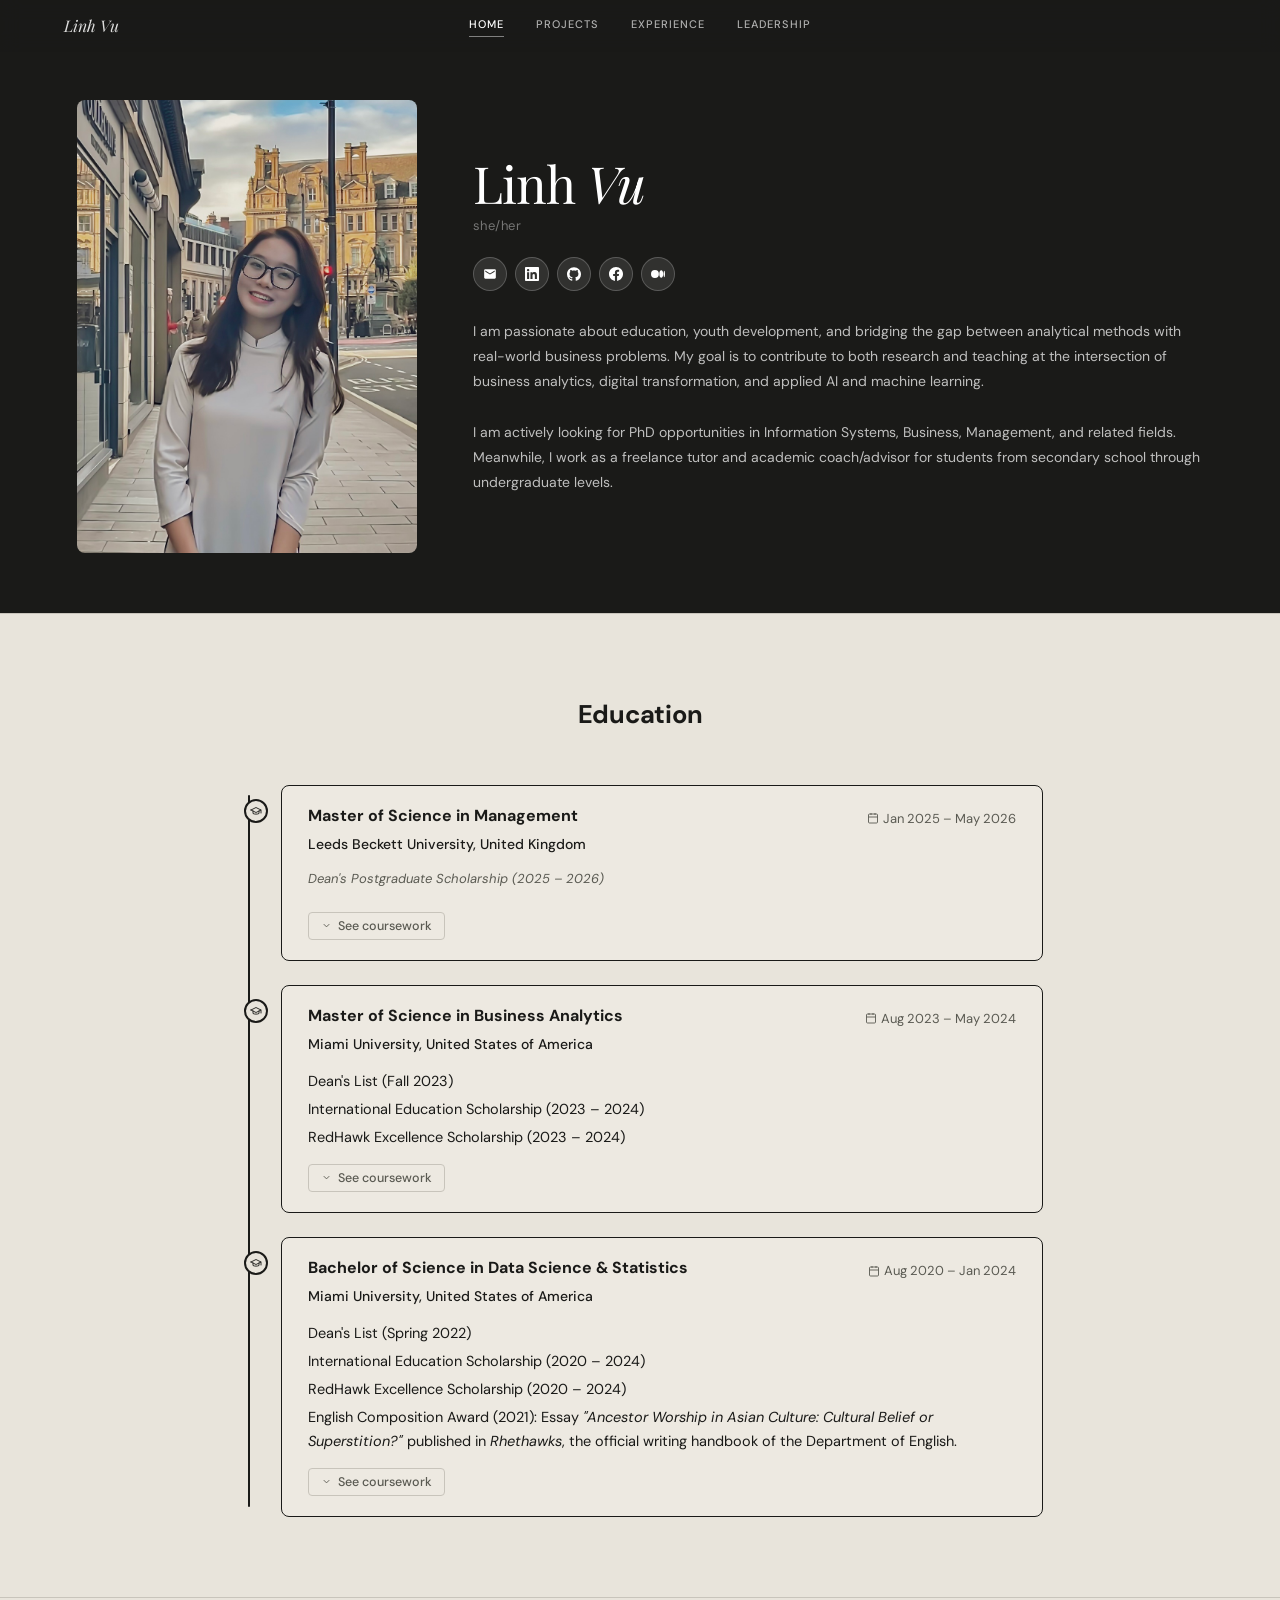
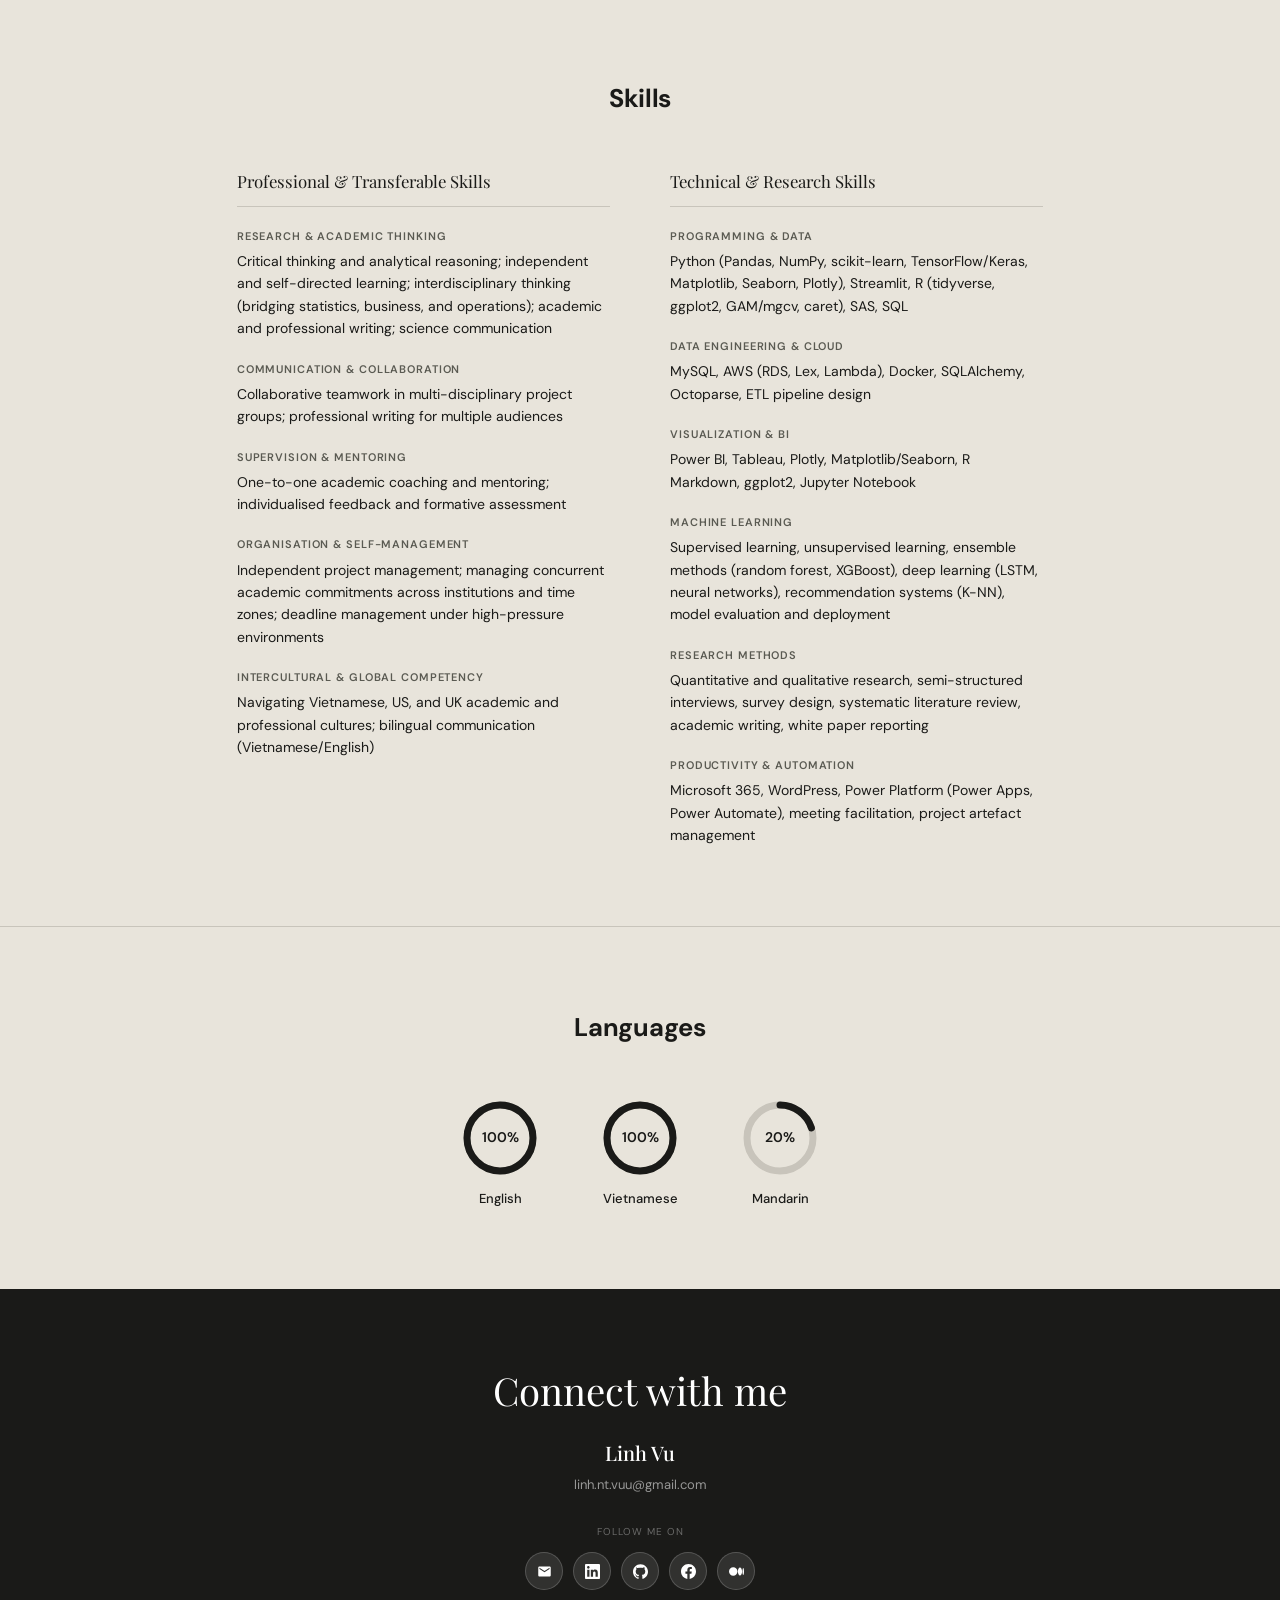
<file: index.html>
<!DOCTYPE html>
<html lang="en">
<head>
  <meta charset="UTF-8" />
  <meta name="viewport" content="width=device-width, initial-scale=1.0" />
  <title>Linh Vu</title>
  <link rel="preconnect" href="https://fonts.googleapis.com" />
  <link rel="preconnect" href="https://fonts.gstatic.com" crossorigin />
  <link href="https://fonts.googleapis.com/css2?family=Playfair+Display:ital,wght@0,400;0,500;0,700;1,400;1,500&family=DM+Sans:wght@300;400;500&display=swap" rel="stylesheet" />
  <link rel="stylesheet" href="style.css" />
  <style>
    /* ── HOME HERO ── */
    .hero {
      background: var(--bg-dark);
      color: white;
      padding: calc(var(--nav-h) + 48px) clamp(32px, 6vw, 100px) 60px;
      min-width: 600px;
      display: grid;
      grid-template-columns: 340px 1fr;
      gap: 56px;
      align-items: center;
    }
    /* photo left */
    .hero-photo {
      width: 100%;
      max-width: 340px;
      aspect-ratio: 3/4;
      overflow: hidden;
      border-radius: 8px;
      flex-shrink: 0;
    }
    .hero-photo img {
      width: 100%; height: 100%;
      object-fit: cover; object-position: center top;
    }
    /* text right */
    .hero-right-content { display: flex; flex-direction: column; }
    .hero-name {
      font-family: var(--serif); font-size: clamp(2.6rem, 4vw, 3.8rem);
      font-weight: 400; line-height: 1.0; margin-bottom: 6px;
      letter-spacing: -0.02em;
    }
    .hero-name em { font-style: italic; }
    .hero-pronoun { font-size: 13px; color: rgba(255,255,255,0.4); margin-bottom: 20px; letter-spacing: 0.04em; }
    .hero-socials { display: flex; gap: 8px; margin-bottom: 28px; flex-wrap: wrap; }
    .hero-social-link {
      width: 34px; height: 34px; border-radius: 50%;
      background: rgba(255,255,255,0.1); border: 1px solid rgba(255,255,255,0.2);
      display: flex; align-items: center; justify-content: center; transition: background 0.2s;
    }
    .hero-social-link:hover { background: rgba(255,255,255,0.2); }
    .hero-social-link svg { width: 14px; height: 14px; fill: white; }
    .hero-bio { font-size: 14px; line-height: 1.8; color: rgba(255,255,255,0.72); }
  </style>
</head>
<body>

<nav>
  <span class="nav-brand">Linh Vu</span>
  <div class="nav-links">
    <a href="index.html" class="active">Home</a>
    <a href="projects.html">Projects</a>
    <a href="experience.html">Experience</a>
    <a href="leadership.html">Leadership</a>
  </div>
  <div></div>
</nav>

<!-- HERO: photo left, name+socials+bio right -->
<section class="hero" id="home">
  <div class="hero-photo">
    <img src="photo.jpeg" alt="Linh Vu" />
  </div>
  <div class="hero-right-content">
    <h1 class="hero-name">Linh <em>Vu</em></h1>
    <div class="hero-pronoun">she/her</div>
    <div class="hero-socials">
      <a href="mailto:linh.nt.vuu@gmail.com" class="hero-social-link" title="Email">
        <svg viewBox="0 0 24 24"><path d="M20 4H4c-1.1 0-2 .9-2 2v12c0 1.1.9 2 2 2h16c1.1 0 2-.9 2-2V6c0-1.1-.9-2-2-2zm0 4l-8 5-8-5V6l8 5 8-5v2z"/></svg>
      </a>
      <a href="https://www.linkedin.com/in/linhvu11/" target="_blank" class="hero-social-link" title="LinkedIn">
        <svg viewBox="0 0 24 24"><path d="M20.447 20.452h-3.554v-5.569c0-1.328-.027-3.037-1.852-3.037-1.853 0-2.136 1.445-2.136 2.939v5.667H9.351V9h3.414v1.561h.046c.477-.9 1.637-1.85 3.37-1.85 3.601 0 4.267 2.37 4.267 5.455v6.286zM5.337 7.433c-1.144 0-2.063-.926-2.063-2.065 0-1.138.92-2.063 2.063-2.063 1.14 0 2.064.925 2.064 2.063 0 1.139-.925 2.065-2.064 2.065zm1.782 13.019H3.555V9h3.564v11.452zM22.225 0H1.771C.792 0 0 .774 0 1.729v20.542C0 23.227.792 24 1.771 24h20.451C23.2 24 24 23.227 24 22.271V1.729C24 .774 23.2 0 22.222 0h.003z"/></svg>
      </a>
      <a href="https://github.com/linhvu115" target="_blank" class="hero-social-link" title="GitHub">
        <svg viewBox="0 0 24 24"><path d="M12 .297c-6.63 0-12 5.373-12 12 0 5.303 3.438 9.8 8.205 11.385.6.113.82-.258.82-.577 0-.285-.01-1.04-.015-2.04-3.338.724-4.042-1.61-4.042-1.61C4.422 18.07 3.633 17.7 3.633 17.7c-1.087-.744.084-.729.084-.729 1.205.084 1.838 1.236 1.838 1.236 1.07 1.835 2.809 1.305 3.495.998.108-.776.417-1.305.76-1.605-2.665-.3-5.466-1.332-5.466-5.93 0-1.31.465-2.38 1.235-3.22-.135-.303-.54-1.523.105-3.176 0 0 1.005-.322 3.3 1.23.96-.267 1.98-.399 3-.405 1.02.006 2.04.138 3 .405 2.28-1.552 3.285-1.23 3.285-1.23.645 1.653.24 2.873.12 3.176.765.84 1.23 1.91 1.23 3.22 0 4.61-2.805 5.625-5.475 5.92.42.36.81 1.096.81 2.22 0 1.606-.015 2.896-.015 3.286 0 .315.21.69.825.57C20.565 22.092 24 17.592 24 12.297c0-6.627-5.373-12-12-12"/></svg>
      </a>
      <a href="https://www.facebook.com/YOUR_FB" target="_blank" class="hero-social-link" title="Facebook">
        <svg viewBox="0 0 24 24"><path d="M24 12.073c0-6.627-5.373-12-12-12s-12 5.373-12 12c0 5.99 4.388 10.954 10.125 11.854v-8.385H7.078v-3.47h3.047V9.43c0-3.007 1.792-4.669 4.533-4.669 1.312 0 2.686.235 2.686.235v2.953H15.83c-1.491 0-1.956.925-1.956 1.874v2.25h3.328l-.532 3.47h-2.796v8.385C19.612 23.027 24 18.062 24 12.073z"/></svg>
      </a>
      <a href="https://medium.com/@YOUR_MEDIUM" target="_blank" class="hero-social-link" title="Medium">
        <svg viewBox="0 0 24 24"><path d="M13.54 12a6.8 6.8 0 01-6.77 6.82A6.8 6.8 0 010 12a6.8 6.8 0 016.77-6.82A6.8 6.8 0 0113.54 12zM20.96 12c0 3.54-1.51 6.42-3.38 6.42-1.87 0-3.39-2.88-3.39-6.42s1.52-6.42 3.39-6.42 3.38 2.88 3.38 6.42M24 12c0 3.17-.53 5.75-1.19 5.75-.66 0-1.19-2.58-1.19-5.75s.53-5.75 1.19-5.75C23.47 6.25 24 8.83 24 12z"/></svg>
      </a>
    </div>
    <p class="hero-bio">
      I am passionate about education, youth development, and bridging the gap between analytical methods with real-world business problems. My goal is to contribute to both research and teaching at the intersection of business analytics, digital transformation, and applied AI and machine learning.
      <br><br>
      I am actively looking for PhD opportunities in Information Systems, Business, Management, and related fields. Meanwhile, I work as a freelance tutor and academic coach/advisor for students from secondary school through undergraduate levels.
    </p>
  </div>
</section>

<!-- EDUCATION -->
<section class="section" id="education">
  <div class="section-inner">
    <div class="section-label-wrap reveal"><div class="section-label">Education</div></div>
    <div class="section-content">
      <div class="timeline reveal">

        <div class="timeline-item">
          <div class="timeline-dot">
            <!-- graduation cap line-art -->
            <svg viewBox="0 0 24 24"><path d="M22 10v6M2 10l10-5 10 5-10 5-10-5z"/><path d="M6 12v5c3.33 1.67 8.67 1.67 12 0v-5"/></svg>
          </div>
          <div class="timeline-card">
            <div class="timeline-card-header">
              <div class="timeline-card-title">Master of Science in Management</div>
              <div class="timeline-card-date">
                <svg viewBox="0 0 24 24"><rect x="3" y="4" width="18" height="18" rx="2"/><line x1="16" y1="2" x2="16" y2="6"/><line x1="8" y1="2" x2="8" y2="6"/><line x1="3" y1="10" x2="21" y2="10"/></svg>
                Jan 2025 – May 2026
              </div>
            </div>
            <span class="timeline-card-org">Leeds Beckett University, United Kingdom</span>
            <div class="edu-meta">Dean's Postgraduate Scholarship (2025 – 2026)</div>
            <button class="coursework-toggle" onclick="toggleCW(this)">
              <svg viewBox="0 0 24 24"><polyline points="6 9 12 15 18 9"/></svg>
              See coursework
            </button>
            <div class="coursework-panel">
              <div class="cw-subhead">Dissertation</div>
              <p><strong>"University-Industry Collaboration and Student Entrepreneurial Mindset Development in Vietnam"</strong> — semi-structured interviews, thematic analysis, strategic management theory, higher education policy, human capital development, entrepreneurship education</p>
              <div class="cw-subhead">Relevant Coursework</div>
              <p><strong>Corporate Strategy:</strong> portfolio analysis, digital transformation strategy, strategic change management</p>
              <p><strong>Operations and Logistics Management:</strong> supply chain design, digital supply chain resilience, Industry 4.0 (IoT, RFID, ERP/SAP), lean/agile/JIT, sustainability in operations</p>
              <p><strong>Contemporary Marketing:</strong> digital marketing strategy, omnichannel strategy, market segmentation, CRM, consumer behavior, customer lifecycle</p>
              <p><strong>Managing People and Organizations:</strong> HRM strategy, organizational culture, motivational theory, leadership styles, workforce management</p>
              <p><strong>Managing Financial Resources:</strong> financial reporting, ratio analysis, cost-volume-profit analysis, budgeting, investment appraisal (NPV, IRR)</p>
              <p><strong>Risk Management:</strong> ERM, risk assessment matrices, ISO 31000 risk framework, operational and strategic risk, supply chain risk</p>
            </div>
          </div>
        </div>

        <div class="timeline-item">
          <div class="timeline-dot">
            <svg viewBox="0 0 24 24"><path d="M22 10v6M2 10l10-5 10 5-10 5-10-5z"/><path d="M6 12v5c3.33 1.67 8.67 1.67 12 0v-5"/></svg>
          </div>
          <div class="timeline-card">
            <div class="timeline-card-header">
              <div class="timeline-card-title">Master of Science in Business Analytics</div>
              <div class="timeline-card-date">
                <svg viewBox="0 0 24 24"><rect x="3" y="4" width="18" height="18" rx="2"/><line x1="16" y1="2" x2="16" y2="6"/><line x1="8" y1="2" x2="8" y2="6"/><line x1="3" y1="10" x2="21" y2="10"/></svg>
                Aug 2023 – May 2024
              </div>
            </div>
            <span class="timeline-card-org">Miami University, United States of America</span>
            <ul class="edu-awards-list">
              <li>Dean's List (Fall 2023)</li>
              <li>International Education Scholarship (2023 – 2024)</li>
              <li>RedHawk Excellence Scholarship (2023 – 2024)</li>
            </ul>
            <button class="coursework-toggle" onclick="toggleCW(this)">
              <svg viewBox="0 0 24 24"><polyline points="6 9 12 15 18 9"/></svg>
              See coursework
            </button>
            <div class="coursework-panel">
              <div class="cw-subhead">Relevant Coursework</div>
              <p><strong>Data Warehousing and Business Intelligence (BI):</strong> data warehouse architecture, ETL processes, dimensional modeling (star/snowflake schema), BI tools</p>
              <p><strong>Big Data:</strong> large-scale data integration, distributed computing, Python/SQL pipelines, feature engineering</p>
              <p><strong>Data Mining in Business:</strong> classification, clustering, model evaluation, SMOTE, cross-validation</p>
              <p><strong>Machine Learning (ML):</strong> ML algorithms, deployment in organizational settings, ensemble methods, neural networks, model interpretability</p>
              <p><strong>Big Data Analytics and AI:</strong> NLP, deep learning fundamentals, LLM applications, cloud AI, chatbot/conversational AI development</p>
              <p><strong>Communicating with Data:</strong> data storytelling, EDA, Python/R visualizations, executive-level reporting, dashboards</p>
              <p><strong>Experimental Design and Causal Methods:</strong> A/B testing, propensity score matching, causal inference, difference-in-differences</p>
              <p><strong>Systems Modeling and Optimization:</strong> linear programming, decision modeling, sensitivity analysis</p>
              <p><strong>Prescriptive Analytics:</strong> optimization modeling, decision support systems, simulation</p>
            </div>
          </div>
        </div>

        <div class="timeline-item">
          <div class="timeline-dot">
            <svg viewBox="0 0 24 24"><path d="M22 10v6M2 10l10-5 10 5-10 5-10-5z"/><path d="M6 12v5c3.33 1.67 8.67 1.67 12 0v-5"/></svg>
          </div>
          <div class="timeline-card">
            <div class="timeline-card-header">
              <div class="timeline-card-title">Bachelor of Science in Data Science &amp; Statistics</div>
              <div class="timeline-card-date">
                <svg viewBox="0 0 24 24"><rect x="3" y="4" width="18" height="18" rx="2"/><line x1="16" y1="2" x2="16" y2="6"/><line x1="8" y1="2" x2="8" y2="6"/><line x1="3" y1="10" x2="21" y2="10"/></svg>
                Aug 2020 – Jan 2024
              </div>
            </div>
            <span class="timeline-card-org">Miami University, United States of America</span>
            <ul class="edu-awards-list">
              <li>Dean's List (Spring 2022)</li>
              <li>International Education Scholarship (2020 – 2024)</li>
              <li>RedHawk Excellence Scholarship (2020 – 2024)</li>
              <li>English Composition Award (2021): Essay <em>"Ancestor Worship in Asian Culture: Cultural Belief or Superstition?"</em> published in <em>Rhethawks</em>, the official writing handbook of the Department of English.</li>
            </ul>
            <button class="coursework-toggle" onclick="toggleCW(this)">
              <svg viewBox="0 0 24 24"><polyline points="6 9 12 15 18 9"/></svg>
              See coursework
            </button>
            <div class="coursework-panel">
              <div class="cw-subhead">Relevant Coursework</div>
              <p><strong>Programming Foundations:</strong> OOP, Java, data abstraction, data structures, web application programming, algorithmic thinking</p>
              <p><strong>Database Systems:</strong> relational databases, SQL, schema design, query optimization</p>
              <p><strong>Statistical Programming:</strong> R/SAS, Monte Carlo simulation, randomization tests, statistical computing</p>
              <p><strong>Statistical Learning:</strong> supervised/unsupervised learning, model selection, overfitting/regularization</p>
              <p><strong>Probability:</strong> Bayes' theorem, sampling distributions, moment generating functions</p>
              <p><strong>Bayesian Statistics:</strong> prior/posterior distributions, probabilistic modeling, MCMC concepts</p>
              <p><strong>Inferential Statistics:</strong> estimation theory, hypothesis testing, chi-square and F-distributions</p>
              <p><strong>Forecasting:</strong> time series analysis, exponential smoothing, ARIMA, model evaluation</p>
              <p><strong>Regression Analysis:</strong> partial F-tests, residual analysis, model adequacy, odds ratios, variable selection</p>
              <p><strong>Experimental Design:</strong> randomized controlled trials, factorial design, blocking, pairwise comparisons</p>
              <p><strong>Economics:</strong> applied econometrics, micro/macro-economics, market structures, fiscal/monetary policy</p>
              <p><strong>Financial Accounting:</strong> financial statements, cost analysis, managerial decision-support</p>
            </div>
          </div>
        </div>

      </div>
    </div>
  </div>
</section>

<!-- SKILLS -->
<section class="section" id="skills">
  <div class="section-inner">
    <div class="section-label-wrap reveal"><div class="section-label">Skills</div></div>
    <div class="section-content reveal">
      <div class="skills-two-col">
        <div>
          <div class="skills-col-head">Professional &amp; Transferable Skills</div>
          <div class="skills-group"><div class="skills-group-title">Research &amp; Academic Thinking</div><div class="skills-category-desc">Critical thinking and analytical reasoning; independent and self-directed learning; interdisciplinary thinking (bridging statistics, business, and operations); academic and professional writing; science communication</div></div>
          <div class="skills-group"><div class="skills-group-title">Communication &amp; Collaboration</div><div class="skills-category-desc">Collaborative teamwork in multi-disciplinary project groups; professional writing for multiple audiences</div></div>
          <div class="skills-group"><div class="skills-group-title">Supervision &amp; Mentoring</div><div class="skills-category-desc">One-to-one academic coaching and mentoring; individualised feedback and formative assessment</div></div>
          <div class="skills-group"><div class="skills-group-title">Organisation &amp; Self-Management</div><div class="skills-category-desc">Independent project management; managing concurrent academic commitments across institutions and time zones; deadline management under high-pressure environments</div></div>
          <div class="skills-group"><div class="skills-group-title">Intercultural &amp; Global Competency</div><div class="skills-category-desc">Navigating Vietnamese, US, and UK academic and professional cultures; bilingual communication (Vietnamese/English)</div></div>
        </div>
        <div>
          <div class="skills-col-head">Technical &amp; Research Skills</div>
          <div class="skills-group"><div class="skills-group-title">Programming &amp; Data</div><div class="skills-category-desc">Python (Pandas, NumPy, scikit-learn, TensorFlow/Keras, Matplotlib, Seaborn, Plotly), Streamlit, R (tidyverse, ggplot2, GAM/mgcv, caret), SAS, SQL</div></div>
          <div class="skills-group"><div class="skills-group-title">Data Engineering &amp; Cloud</div><div class="skills-category-desc">MySQL, AWS (RDS, Lex, Lambda), Docker, SQLAlchemy, Octoparse, ETL pipeline design</div></div>
          <div class="skills-group"><div class="skills-group-title">Visualization &amp; BI</div><div class="skills-category-desc">Power BI, Tableau, Plotly, Matplotlib/Seaborn, R Markdown, ggplot2, Jupyter Notebook</div></div>
          <div class="skills-group"><div class="skills-group-title">Machine Learning</div><div class="skills-category-desc">Supervised learning, unsupervised learning, ensemble methods (random forest, XGBoost), deep learning (LSTM, neural networks), recommendation systems (K-NN), model evaluation and deployment</div></div>
          <div class="skills-group"><div class="skills-group-title">Research Methods</div><div class="skills-category-desc">Quantitative and qualitative research, semi-structured interviews, survey design, systematic literature review, academic writing, white paper reporting</div></div>
          <div class="skills-group"><div class="skills-group-title">Productivity &amp; Automation</div><div class="skills-category-desc">Microsoft 365, WordPress, Power Platform (Power Apps, Power Automate), meeting facilitation, project artefact management</div></div>
        </div>
      </div>
    </div>
  </div>
</section>

<!-- LANGUAGES -->
<section class="section" id="languages">
  <div class="section-inner">
    <div class="section-label-wrap reveal"><div class="section-label">Languages</div></div>
    <div class="section-content reveal">
      <div class="lang-list">
        <div class="lang-item">
          <div class="lang-donut"><svg viewBox="0 0 80 80"><circle class="track" cx="40" cy="40" r="33"/><circle class="fill" cx="40" cy="40" r="33" stroke-dasharray="207.3 0" stroke-dashoffset="0"/></svg><div class="lang-donut-pct">100%</div></div>
          <div class="lang-name">English</div>
        </div>
        <div class="lang-item">
          <div class="lang-donut"><svg viewBox="0 0 80 80"><circle class="track" cx="40" cy="40" r="33"/><circle class="fill" cx="40" cy="40" r="33" stroke-dasharray="207.3 0" stroke-dashoffset="0"/></svg><div class="lang-donut-pct">100%</div></div>
          <div class="lang-name">Vietnamese</div>
        </div>
        <div class="lang-item">
          <div class="lang-donut"><svg viewBox="0 0 80 80"><circle class="track" cx="40" cy="40" r="33"/><circle class="fill" cx="40" cy="40" r="33" stroke-dasharray="41.5 165.8" stroke-dashoffset="0"/></svg><div class="lang-donut-pct">20%</div></div>
          <div class="lang-name">Mandarin</div>
        </div>
      </div>
    </div>
  </div>
</section>

<!-- FOOTER -->
<footer class="footer" id="connect">
  <div class="footer-title">Connect with me</div>
  <div class="footer-name">Linh Vu</div>
  <div class="footer-email">linh.nt.vuu@gmail.com</div>
  <div class="footer-label">Follow me on</div>
  <div class="social-links">
    <a href="mailto:linh.nt.vuu@gmail.com" class="social-link" title="Email"><svg viewBox="0 0 24 24"><path d="M20 4H4c-1.1 0-2 .9-2 2v12c0 1.1.9 2 2 2h16c1.1 0 2-.9 2-2V6c0-1.1-.9-2-2-2zm0 4l-8 5-8-5V6l8 5 8-5v2z"/></svg></a>
    <a href="https://www.linkedin.com/in/linhvu11/" target="_blank" class="social-link" title="LinkedIn"><svg viewBox="0 0 24 24"><path d="M20.447 20.452h-3.554v-5.569c0-1.328-.027-3.037-1.852-3.037-1.853 0-2.136 1.445-2.136 2.939v5.667H9.351V9h3.414v1.561h.046c.477-.9 1.637-1.85 3.37-1.85 3.601 0 4.267 2.37 4.267 5.455v6.286zM5.337 7.433c-1.144 0-2.063-.926-2.063-2.065 0-1.138.92-2.063 2.063-2.063 1.14 0 2.064.925 2.064 2.063 0 1.139-.925 2.065-2.064 2.065zm1.782 13.019H3.555V9h3.564v11.452zM22.225 0H1.771C.792 0 0 .774 0 1.729v20.542C0 23.227.792 24 1.771 24h20.451C23.2 24 24 23.227 24 22.271V1.729C24 .774 23.2 0 22.222 0h.003z"/></svg></a>
    <a href="https://github.com/linhvu115" target="_blank" class="social-link" title="GitHub"><svg viewBox="0 0 24 24"><path d="M12 .297c-6.63 0-12 5.373-12 12 0 5.303 3.438 9.8 8.205 11.385.6.113.82-.258.82-.577 0-.285-.01-1.04-.015-2.04-3.338.724-4.042-1.61-4.042-1.61C4.422 18.07 3.633 17.7 3.633 17.7c-1.087-.744.084-.729.084-.729 1.205.084 1.838 1.236 1.838 1.236 1.07 1.835 2.809 1.305 3.495.998.108-.776.417-1.305.76-1.605-2.665-.3-5.466-1.332-5.466-5.93 0-1.31.465-2.38 1.235-3.22-.135-.303-.54-1.523.105-3.176 0 0 1.005-.322 3.3 1.23.96-.267 1.98-.399 3-.405 1.02.006 2.04.138 3 .405 2.28-1.552 3.285-1.23 3.285-1.23.645 1.653.24 2.873.12 3.176.765.84 1.23 1.91 1.23 3.22 0 4.61-2.805 5.625-5.475 5.92.42.36.81 1.096.81 2.22 0 1.606-.015 2.896-.015 3.286 0 .315.21.69.825.57C20.565 22.092 24 17.592 24 12.297c0-6.627-5.373-12-12-12"/></svg></a>
    <a href="https://www.facebook.com/YOUR_FB" target="_blank" class="social-link" title="Facebook"><svg viewBox="0 0 24 24"><path d="M24 12.073c0-6.627-5.373-12-12-12s-12 5.373-12 12c0 5.99 4.388 10.954 10.125 11.854v-8.385H7.078v-3.47h3.047V9.43c0-3.007 1.792-4.669 4.533-4.669 1.312 0 2.686.235 2.686.235v2.953H15.83c-1.491 0-1.956.925-1.956 1.874v2.25h3.328l-.532 3.47h-2.796v8.385C19.612 23.027 24 18.062 24 12.073z"/></svg></a>
    <a href="https://medium.com/@YOUR_MEDIUM" target="_blank" class="social-link" title="Medium"><svg viewBox="0 0 24 24"><path d="M13.54 12a6.8 6.8 0 01-6.77 6.82A6.8 6.8 0 010 12a6.8 6.8 0 016.77-6.82A6.8 6.8 0 0113.54 12zM20.96 12c0 3.54-1.51 6.42-3.38 6.42-1.87 0-3.39-2.88-3.39-6.42s1.52-6.42 3.39-6.42 3.38 2.88 3.38 6.42M24 12c0 3.17-.53 5.75-1.19 5.75-.66 0-1.19-2.58-1.19-5.75s.53-5.75 1.19-5.75C23.47 6.25 24 8.83 24 12z"/></svg></a>
  </div>
</footer>

<script src="shared.js"></script>
<script>
function toggleCW(btn) {
  const panel = btn.nextElementSibling;
  const isOpen = panel.classList.contains('open');
  btn.classList.toggle('open', !isOpen);
  panel.classList.toggle('open', !isOpen);
}
</script>
</body>
</html>
</file>
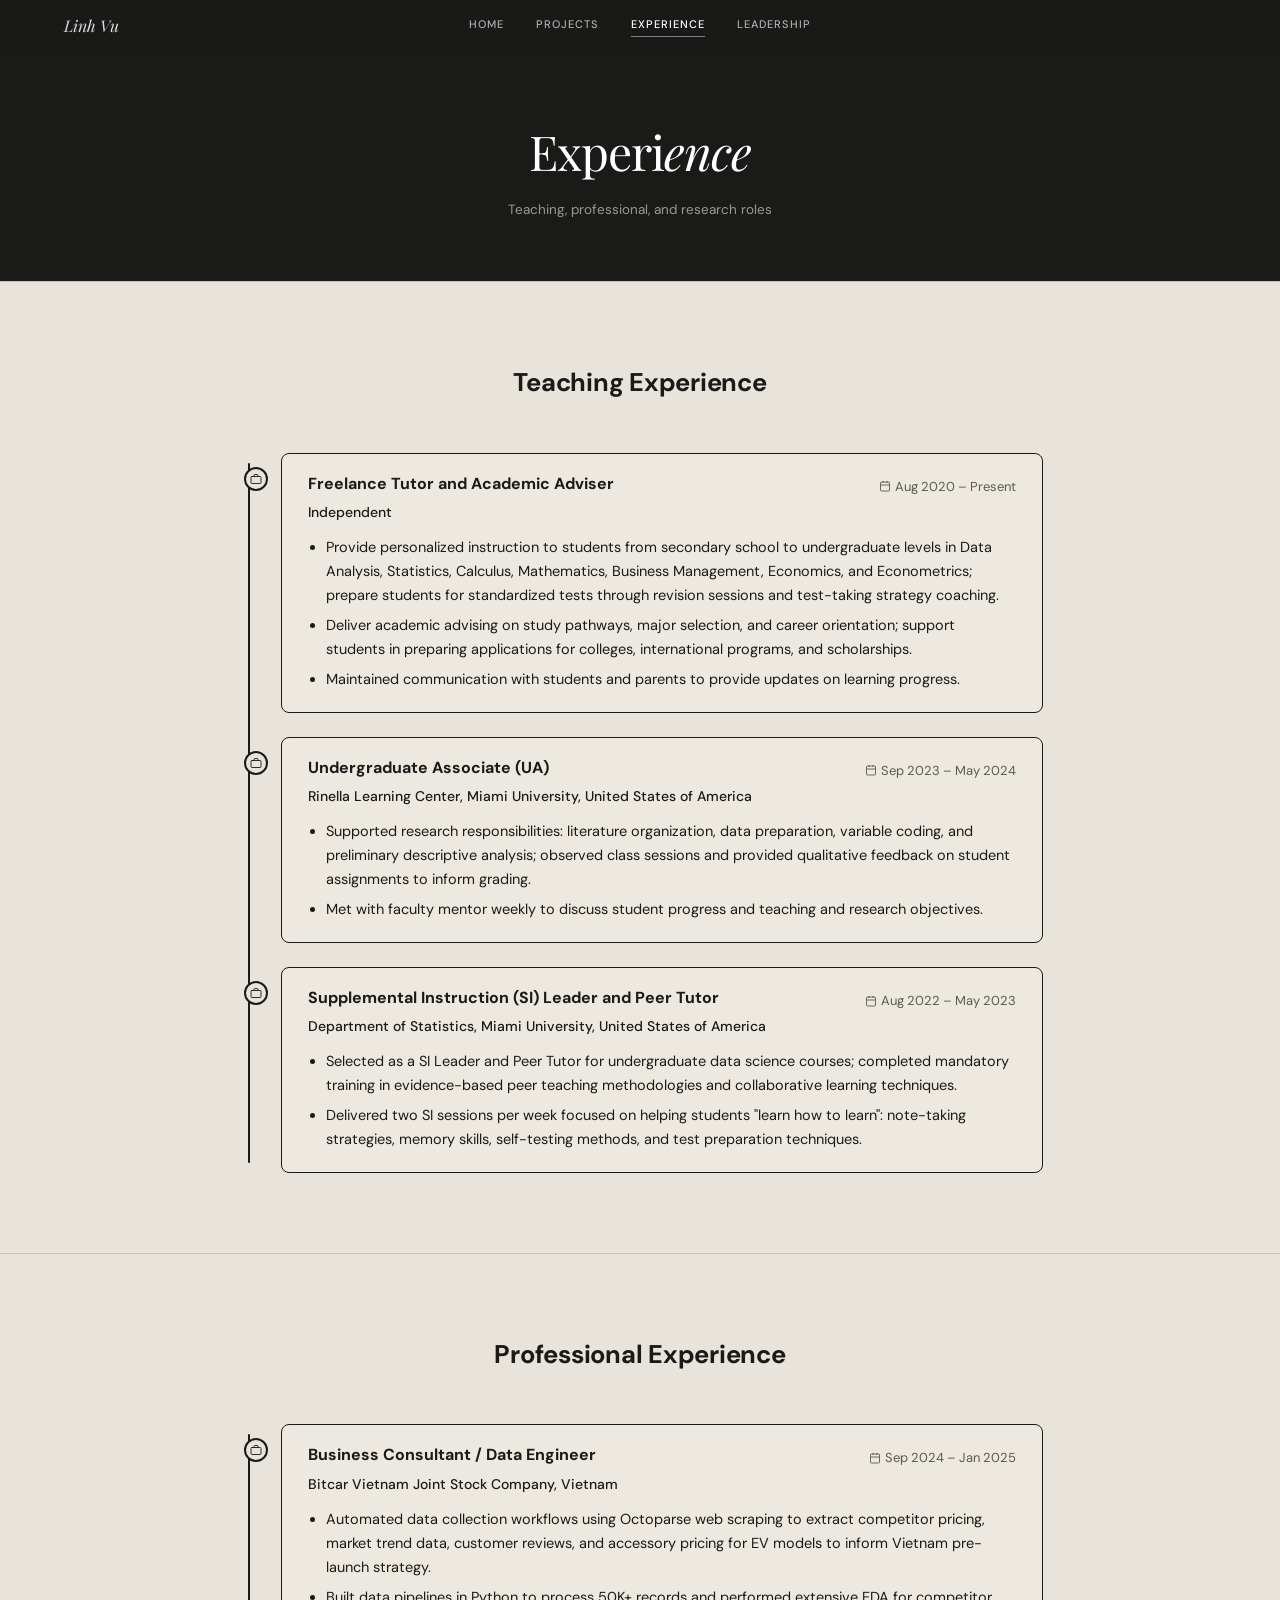
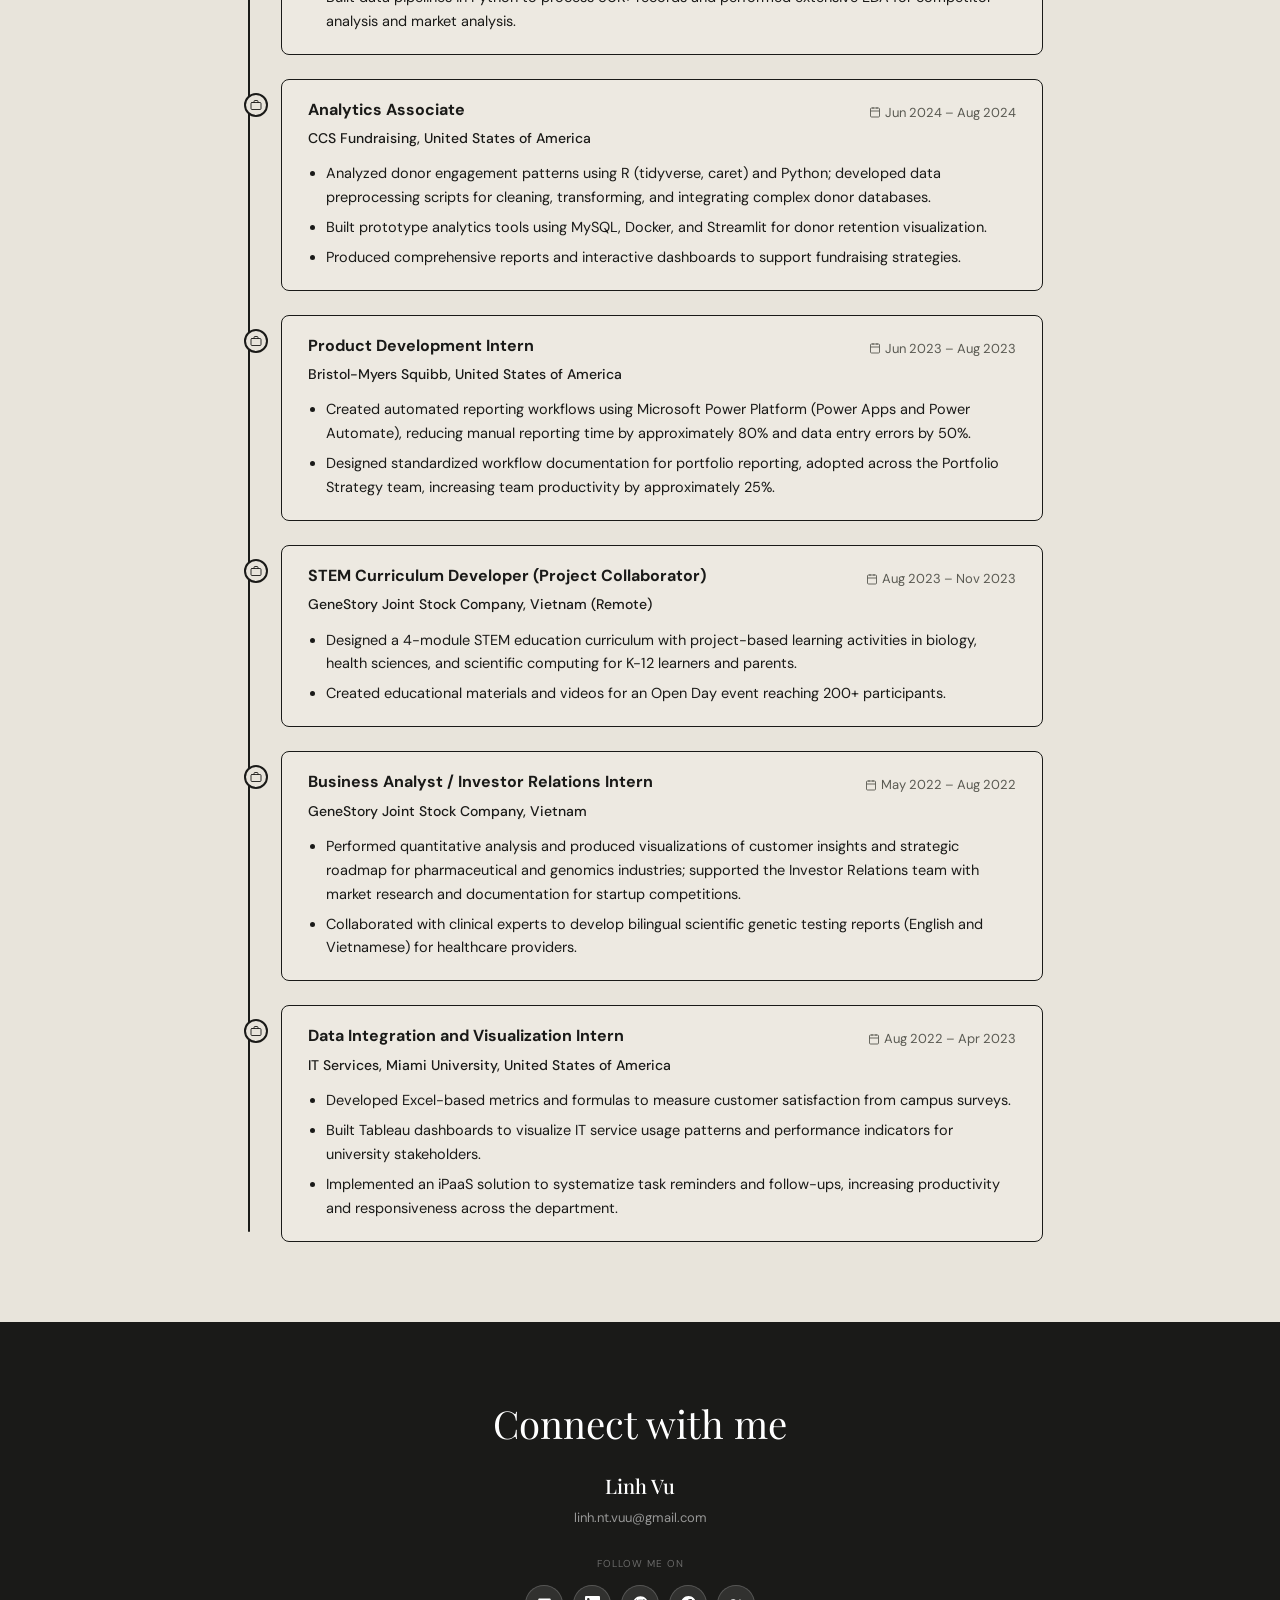
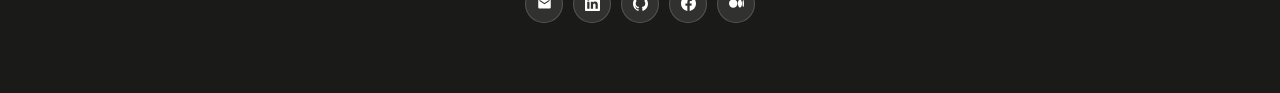
<file: experience.html>
<!DOCTYPE html>
<html lang="en">
<head>
  <meta charset="UTF-8" />
  <meta name="viewport" content="width=device-width, initial-scale=1.0" />
  <title>Experience — Linh Vu</title>
  <link rel="preconnect" href="https://fonts.googleapis.com" />
  <link rel="preconnect" href="https://fonts.gstatic.com" crossorigin />
  <link href="https://fonts.googleapis.com/css2?family=Playfair+Display:ital,wght@0,400;0,500;0,700;1,400;1,500&family=DM+Sans:wght@300;400;500&display=swap" rel="stylesheet" />
  <link rel="stylesheet" href="style.css" />
</head>
<body>
<nav>
  <span class="nav-brand">Linh Vu</span>
  <div class="nav-links">
    <a href="index.html">Home</a>
    <a href="projects.html">Projects</a>
    <a href="experience.html" class="active">Experience</a>
    <a href="leadership.html">Leadership</a>
  </div>
  <div></div>
</nav>

<div class="page-hero">
  <h1>Experi<em>ence</em></h1>
  <p>Teaching, professional, and research roles</p>
</div>

<!-- briefcase icon dot used throughout -->

<section class="section" id="teaching">
  <div class="section-inner">
    <div class="section-label-wrap reveal"><div class="section-label">Teaching Experience</div></div>
    <div class="section-content">
      <div class="timeline reveal">

        <div class="timeline-item">
          <div class="timeline-dot"><svg viewBox="0 0 24 24"><rect x="2" y="7" width="20" height="14" rx="2"/><path d="M16 7V5a2 2 0 00-2-2h-4a2 2 0 00-2 2v2"/></svg></div>
          <div class="timeline-card">
            <div class="timeline-card-header">
              <div class="timeline-card-title">Freelance Tutor and Academic Adviser</div>
              <div class="timeline-card-date"><svg viewBox="0 0 24 24"><rect x="3" y="4" width="18" height="18" rx="2"/><line x1="16" y1="2" x2="16" y2="6"/><line x1="8" y1="2" x2="8" y2="6"/><line x1="3" y1="10" x2="21" y2="10"/></svg>Aug 2020 – Present</div>
            </div>
            <span class="timeline-card-org">Independent</span>
            <ul class="timeline-card-bullets">
              <li>Provide personalized instruction to students from secondary school to undergraduate levels in Data Analysis, Statistics, Calculus, Mathematics, Business Management, Economics, and Econometrics; prepare students for standardized tests through revision sessions and test-taking strategy coaching.</li>
              <li>Deliver academic advising on study pathways, major selection, and career orientation; support students in preparing applications for colleges, international programs, and scholarships.</li>
              <li>Maintained communication with students and parents to provide updates on learning progress.</li>
            </ul>
          </div>
        </div>

        <div class="timeline-item">
          <div class="timeline-dot"><svg viewBox="0 0 24 24"><rect x="2" y="7" width="20" height="14" rx="2"/><path d="M16 7V5a2 2 0 00-2-2h-4a2 2 0 00-2 2v2"/></svg></div>
          <div class="timeline-card">
            <div class="timeline-card-header">
              <div class="timeline-card-title">Undergraduate Associate (UA)</div>
              <div class="timeline-card-date"><svg viewBox="0 0 24 24"><rect x="3" y="4" width="18" height="18" rx="2"/><line x1="16" y1="2" x2="16" y2="6"/><line x1="8" y1="2" x2="8" y2="6"/><line x1="3" y1="10" x2="21" y2="10"/></svg>Sep 2023 – May 2024</div>
            </div>
            <span class="timeline-card-org">Rinella Learning Center, Miami University, United States of America</span>
            <ul class="timeline-card-bullets">
              <li>Supported research responsibilities: literature organization, data preparation, variable coding, and preliminary descriptive analysis; observed class sessions and provided qualitative feedback on student assignments to inform grading.</li>
              <li>Met with faculty mentor weekly to discuss student progress and teaching and research objectives.</li>
            </ul>
          </div>
        </div>

        <div class="timeline-item">
          <div class="timeline-dot"><svg viewBox="0 0 24 24"><rect x="2" y="7" width="20" height="14" rx="2"/><path d="M16 7V5a2 2 0 00-2-2h-4a2 2 0 00-2 2v2"/></svg></div>
          <div class="timeline-card">
            <div class="timeline-card-header">
              <div class="timeline-card-title">Supplemental Instruction (SI) Leader and Peer Tutor</div>
              <div class="timeline-card-date"><svg viewBox="0 0 24 24"><rect x="3" y="4" width="18" height="18" rx="2"/><line x1="16" y1="2" x2="16" y2="6"/><line x1="8" y1="2" x2="8" y2="6"/><line x1="3" y1="10" x2="21" y2="10"/></svg>Aug 2022 – May 2023</div>
            </div>
            <span class="timeline-card-org">Department of Statistics, Miami University, United States of America</span>
            <ul class="timeline-card-bullets">
              <li>Selected as a SI Leader and Peer Tutor for undergraduate data science courses; completed mandatory training in evidence-based peer teaching methodologies and collaborative learning techniques.</li>
              <li>Delivered two SI sessions per week focused on helping students "learn how to learn": note-taking strategies, memory skills, self-testing methods, and test preparation techniques.</li>
            </ul>
          </div>
        </div>

      </div>
    </div>
  </div>
</section>

<section class="section" id="professional">
  <div class="section-inner">
    <div class="section-label-wrap reveal"><div class="section-label">Professional Experience</div></div>
    <div class="section-content">
      <div class="timeline reveal">

        <div class="timeline-item">
          <div class="timeline-dot"><svg viewBox="0 0 24 24"><rect x="2" y="7" width="20" height="14" rx="2"/><path d="M16 7V5a2 2 0 00-2-2h-4a2 2 0 00-2 2v2"/></svg></div>
          <div class="timeline-card">
            <div class="timeline-card-header">
              <div class="timeline-card-title">Business Consultant / Data Engineer</div>
              <div class="timeline-card-date"><svg viewBox="0 0 24 24"><rect x="3" y="4" width="18" height="18" rx="2"/><line x1="16" y1="2" x2="16" y2="6"/><line x1="8" y1="2" x2="8" y2="6"/><line x1="3" y1="10" x2="21" y2="10"/></svg>Sep 2024 – Jan 2025</div>
            </div>
            <span class="timeline-card-org">Bitcar Vietnam Joint Stock Company, Vietnam</span>
            <ul class="timeline-card-bullets">
              <li>Automated data collection workflows using Octoparse web scraping to extract competitor pricing, market trend data, customer reviews, and accessory pricing for EV models to inform Vietnam pre-launch strategy.</li>
              <li>Built data pipelines in Python to process 50K+ records and performed extensive EDA for competitor analysis and market analysis.</li>
            </ul>
          </div>
        </div>

        <div class="timeline-item">
          <div class="timeline-dot"><svg viewBox="0 0 24 24"><rect x="2" y="7" width="20" height="14" rx="2"/><path d="M16 7V5a2 2 0 00-2-2h-4a2 2 0 00-2 2v2"/></svg></div>
          <div class="timeline-card">
            <div class="timeline-card-header">
              <div class="timeline-card-title">Analytics Associate</div>
              <div class="timeline-card-date"><svg viewBox="0 0 24 24"><rect x="3" y="4" width="18" height="18" rx="2"/><line x1="16" y1="2" x2="16" y2="6"/><line x1="8" y1="2" x2="8" y2="6"/><line x1="3" y1="10" x2="21" y2="10"/></svg>Jun 2024 – Aug 2024</div>
            </div>
            <span class="timeline-card-org">CCS Fundraising, United States of America</span>
            <ul class="timeline-card-bullets">
              <li>Analyzed donor engagement patterns using R (tidyverse, caret) and Python; developed data preprocessing scripts for cleaning, transforming, and integrating complex donor databases.</li>
              <li>Built prototype analytics tools using MySQL, Docker, and Streamlit for donor retention visualization.</li>
              <li>Produced comprehensive reports and interactive dashboards to support fundraising strategies.</li>
            </ul>
          </div>
        </div>

        <div class="timeline-item">
          <div class="timeline-dot"><svg viewBox="0 0 24 24"><rect x="2" y="7" width="20" height="14" rx="2"/><path d="M16 7V5a2 2 0 00-2-2h-4a2 2 0 00-2 2v2"/></svg></div>
          <div class="timeline-card">
            <div class="timeline-card-header">
              <div class="timeline-card-title">Product Development Intern</div>
              <div class="timeline-card-date"><svg viewBox="0 0 24 24"><rect x="3" y="4" width="18" height="18" rx="2"/><line x1="16" y1="2" x2="16" y2="6"/><line x1="8" y1="2" x2="8" y2="6"/><line x1="3" y1="10" x2="21" y2="10"/></svg>Jun 2023 – Aug 2023</div>
            </div>
            <span class="timeline-card-org">Bristol-Myers Squibb, United States of America</span>
            <ul class="timeline-card-bullets">
              <li>Created automated reporting workflows using Microsoft Power Platform (Power Apps and Power Automate), reducing manual reporting time by approximately 80% and data entry errors by 50%.</li>
              <li>Designed standardized workflow documentation for portfolio reporting, adopted across the Portfolio Strategy team, increasing team productivity by approximately 25%.</li>
            </ul>
          </div>
        </div>

        <div class="timeline-item">
          <div class="timeline-dot"><svg viewBox="0 0 24 24"><rect x="2" y="7" width="20" height="14" rx="2"/><path d="M16 7V5a2 2 0 00-2-2h-4a2 2 0 00-2 2v2"/></svg></div>
          <div class="timeline-card">
            <div class="timeline-card-header">
              <div class="timeline-card-title">STEM Curriculum Developer (Project Collaborator)</div>
              <div class="timeline-card-date"><svg viewBox="0 0 24 24"><rect x="3" y="4" width="18" height="18" rx="2"/><line x1="16" y1="2" x2="16" y2="6"/><line x1="8" y1="2" x2="8" y2="6"/><line x1="3" y1="10" x2="21" y2="10"/></svg>Aug 2023 – Nov 2023</div>
            </div>
            <span class="timeline-card-org">GeneStory Joint Stock Company, Vietnam (Remote)</span>
            <ul class="timeline-card-bullets">
              <li>Designed a 4-module STEM education curriculum with project-based learning activities in biology, health sciences, and scientific computing for K-12 learners and parents.</li>
              <li>Created educational materials and videos for an Open Day event reaching 200+ participants.</li>
            </ul>
          </div>
        </div>

        <div class="timeline-item">
          <div class="timeline-dot"><svg viewBox="0 0 24 24"><rect x="2" y="7" width="20" height="14" rx="2"/><path d="M16 7V5a2 2 0 00-2-2h-4a2 2 0 00-2 2v2"/></svg></div>
          <div class="timeline-card">
            <div class="timeline-card-header">
              <div class="timeline-card-title">Business Analyst / Investor Relations Intern</div>
              <div class="timeline-card-date"><svg viewBox="0 0 24 24"><rect x="3" y="4" width="18" height="18" rx="2"/><line x1="16" y1="2" x2="16" y2="6"/><line x1="8" y1="2" x2="8" y2="6"/><line x1="3" y1="10" x2="21" y2="10"/></svg>May 2022 – Aug 2022</div>
            </div>
            <span class="timeline-card-org">GeneStory Joint Stock Company, Vietnam</span>
            <ul class="timeline-card-bullets">
              <li>Performed quantitative analysis and produced visualizations of customer insights and strategic roadmap for pharmaceutical and genomics industries; supported the Investor Relations team with market research and documentation for startup competitions.</li>
              <li>Collaborated with clinical experts to develop bilingual scientific genetic testing reports (English and Vietnamese) for healthcare providers.</li>
            </ul>
          </div>
        </div>

        <div class="timeline-item">
          <div class="timeline-dot"><svg viewBox="0 0 24 24"><rect x="2" y="7" width="20" height="14" rx="2"/><path d="M16 7V5a2 2 0 00-2-2h-4a2 2 0 00-2 2v2"/></svg></div>
          <div class="timeline-card">
            <div class="timeline-card-header">
              <div class="timeline-card-title">Data Integration and Visualization Intern</div>
              <div class="timeline-card-date"><svg viewBox="0 0 24 24"><rect x="3" y="4" width="18" height="18" rx="2"/><line x1="16" y1="2" x2="16" y2="6"/><line x1="8" y1="2" x2="8" y2="6"/><line x1="3" y1="10" x2="21" y2="10"/></svg>Aug 2022 – Apr 2023</div>
            </div>
            <span class="timeline-card-org">IT Services, Miami University, United States of America</span>
            <ul class="timeline-card-bullets">
              <li>Developed Excel-based metrics and formulas to measure customer satisfaction from campus surveys.</li>
              <li>Built Tableau dashboards to visualize IT service usage patterns and performance indicators for university stakeholders.</li>
              <li>Implemented an iPaaS solution to systematize task reminders and follow-ups, increasing productivity and responsiveness across the department.</li>
            </ul>
          </div>
        </div>

      </div>
    </div>
  </div>
</section>

<footer class="footer" id="connect">
  <div class="footer-title">Connect with me</div>
  <div class="footer-name">Linh Vu</div>
  <div class="footer-email">linh.nt.vuu@gmail.com</div>
  <div class="footer-label">Follow me on</div>
  <div class="social-links">
    <a href="mailto:linh.nt.vuu@gmail.com" class="social-link" title="Email"><svg viewBox="0 0 24 24"><path d="M20 4H4c-1.1 0-2 .9-2 2v12c0 1.1.9 2 2 2h16c1.1 0 2-.9 2-2V6c0-1.1-.9-2-2-2zm0 4l-8 5-8-5V6l8 5 8-5v2z"/></svg></a>
    <a href="https://www.linkedin.com/in/linhvu11/" target="_blank" class="social-link" title="LinkedIn"><svg viewBox="0 0 24 24"><path d="M20.447 20.452h-3.554v-5.569c0-1.328-.027-3.037-1.852-3.037-1.853 0-2.136 1.445-2.136 2.939v5.667H9.351V9h3.414v1.561h.046c.477-.9 1.637-1.85 3.37-1.85 3.601 0 4.267 2.37 4.267 5.455v6.286zM5.337 7.433c-1.144 0-2.063-.926-2.063-2.065 0-1.138.92-2.063 2.063-2.063 1.14 0 2.064.925 2.064 2.063 0 1.139-.925 2.065-2.064 2.065zm1.782 13.019H3.555V9h3.564v11.452zM22.225 0H1.771C.792 0 0 .774 0 1.729v20.542C0 23.227.792 24 1.771 24h20.451C23.2 24 24 23.227 24 22.271V1.729C24 .774 23.2 0 22.222 0h.003z"/></svg></a>
    <a href="https://github.com/linhvu115" target="_blank" class="social-link" title="GitHub"><svg viewBox="0 0 24 24"><path d="M12 .297c-6.63 0-12 5.373-12 12 0 5.303 3.438 9.8 8.205 11.385.6.113.82-.258.82-.577 0-.285-.01-1.04-.015-2.04-3.338.724-4.042-1.61-4.042-1.61C4.422 18.07 3.633 17.7 3.633 17.7c-1.087-.744.084-.729.084-.729 1.205.084 1.838 1.236 1.838 1.236 1.07 1.835 2.809 1.305 3.495.998.108-.776.417-1.305.76-1.605-2.665-.3-5.466-1.332-5.466-5.93 0-1.31.465-2.38 1.235-3.22-.135-.303-.54-1.523.105-3.176 0 0 1.005-.322 3.3 1.23.96-.267 1.98-.399 3-.405 1.02.006 2.04.138 3 .405 2.28-1.552 3.285-1.23 3.285-1.23.645 1.653.24 2.873.12 3.176.765.84 1.23 1.91 1.23 3.22 0 4.61-2.805 5.625-5.475 5.92.42.36.81 1.096.81 2.22 0 1.606-.015 2.896-.015 3.286 0 .315.21.69.825.57C20.565 22.092 24 17.592 24 12.297c0-6.627-5.373-12-12-12"/></svg></a>
    <a href="https://www.facebook.com/YOUR_FB" target="_blank" class="social-link" title="Facebook"><svg viewBox="0 0 24 24"><path d="M24 12.073c0-6.627-5.373-12-12-12s-12 5.373-12 12c0 5.99 4.388 10.954 10.125 11.854v-8.385H7.078v-3.47h3.047V9.43c0-3.007 1.792-4.669 4.533-4.669 1.312 0 2.686.235 2.686.235v2.953H15.83c-1.491 0-1.956.925-1.956 1.874v2.25h3.328l-.532 3.47h-2.796v8.385C19.612 23.027 24 18.062 24 12.073z"/></svg></a>
    <a href="https://medium.com/@YOUR_MEDIUM" target="_blank" class="social-link" title="Medium"><svg viewBox="0 0 24 24"><path d="M13.54 12a6.8 6.8 0 01-6.77 6.82A6.8 6.8 0 010 12a6.8 6.8 0 016.77-6.82A6.8 6.8 0 0113.54 12zM20.96 12c0 3.54-1.51 6.42-3.38 6.42-1.87 0-3.39-2.88-3.39-6.42s1.52-6.42 3.39-6.42 3.38 2.88 3.38 6.42M24 12c0 3.17-.53 5.75-1.19 5.75-.66 0-1.19-2.58-1.19-5.75s.53-5.75 1.19-5.75C23.47 6.25 24 8.83 24 12z"/></svg></a>
  </div>
</footer>
<script src="shared.js"></script>
</body>
</html>
</file>
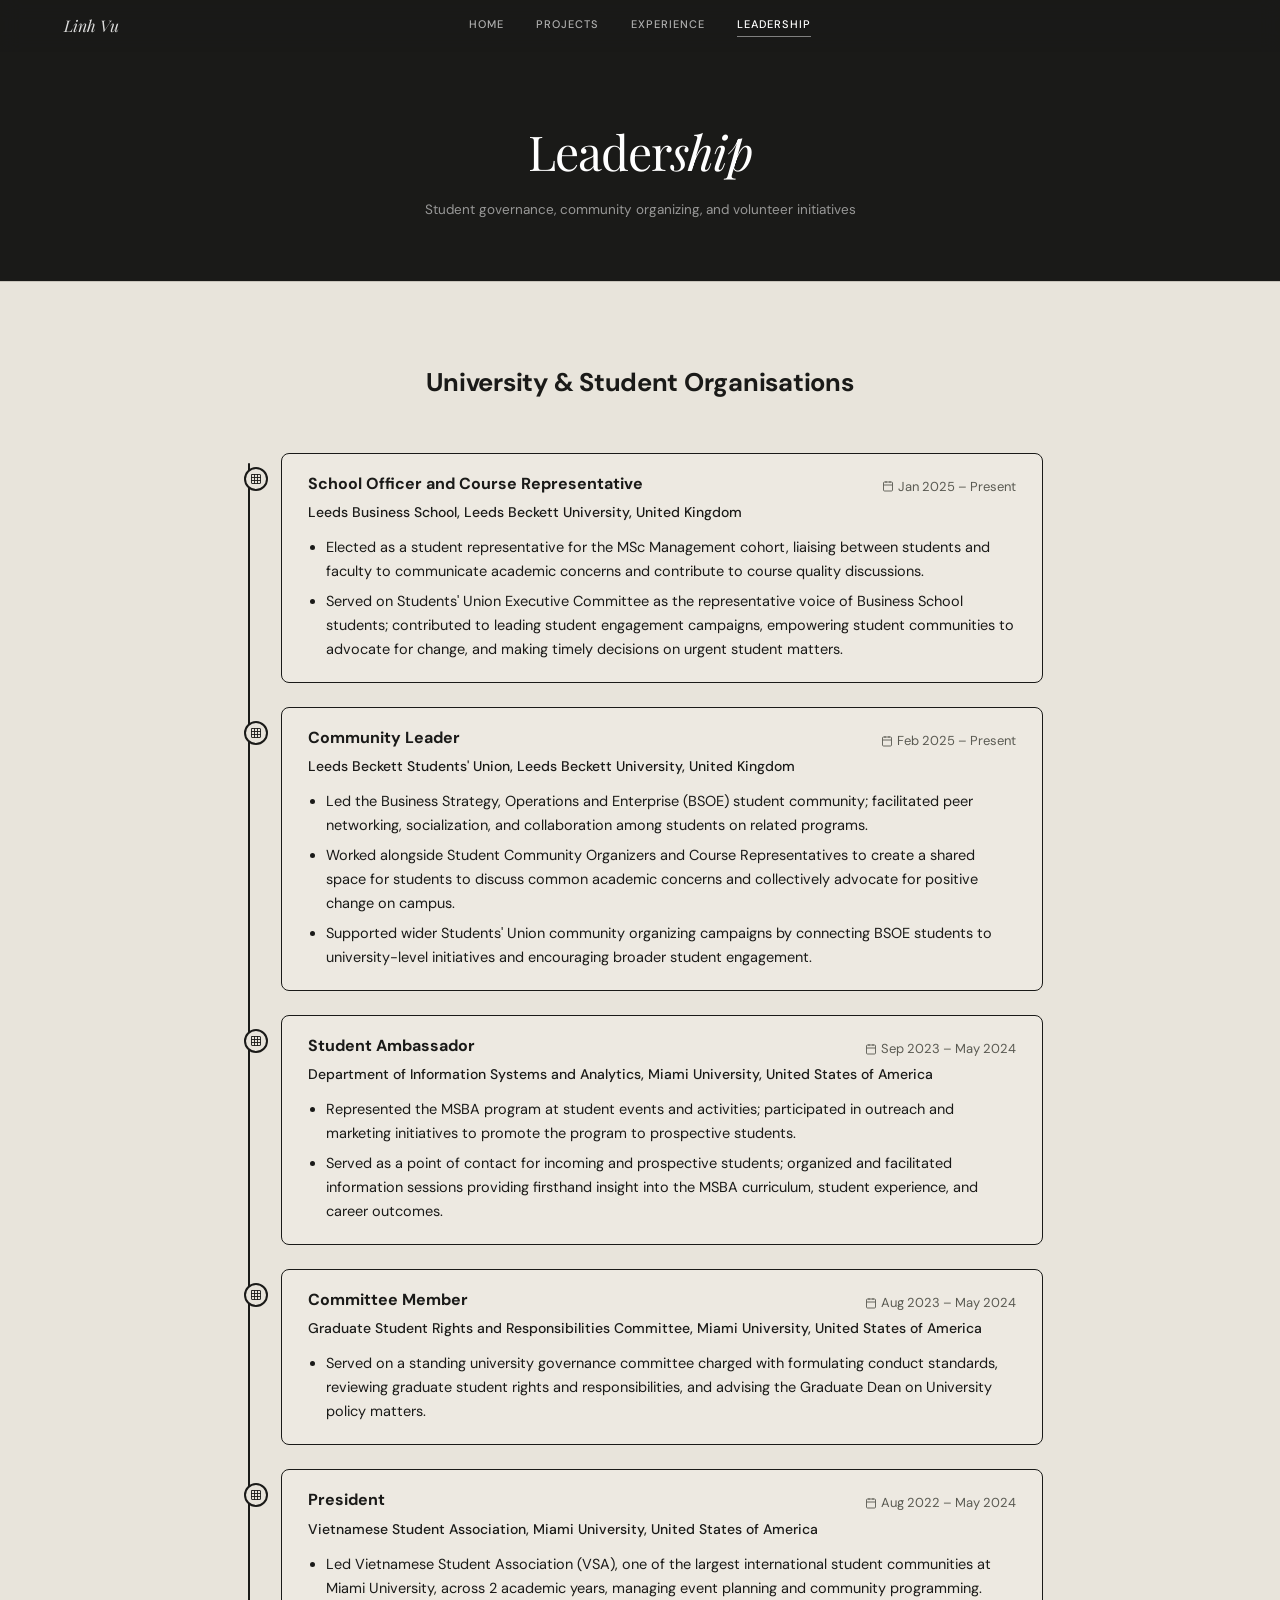
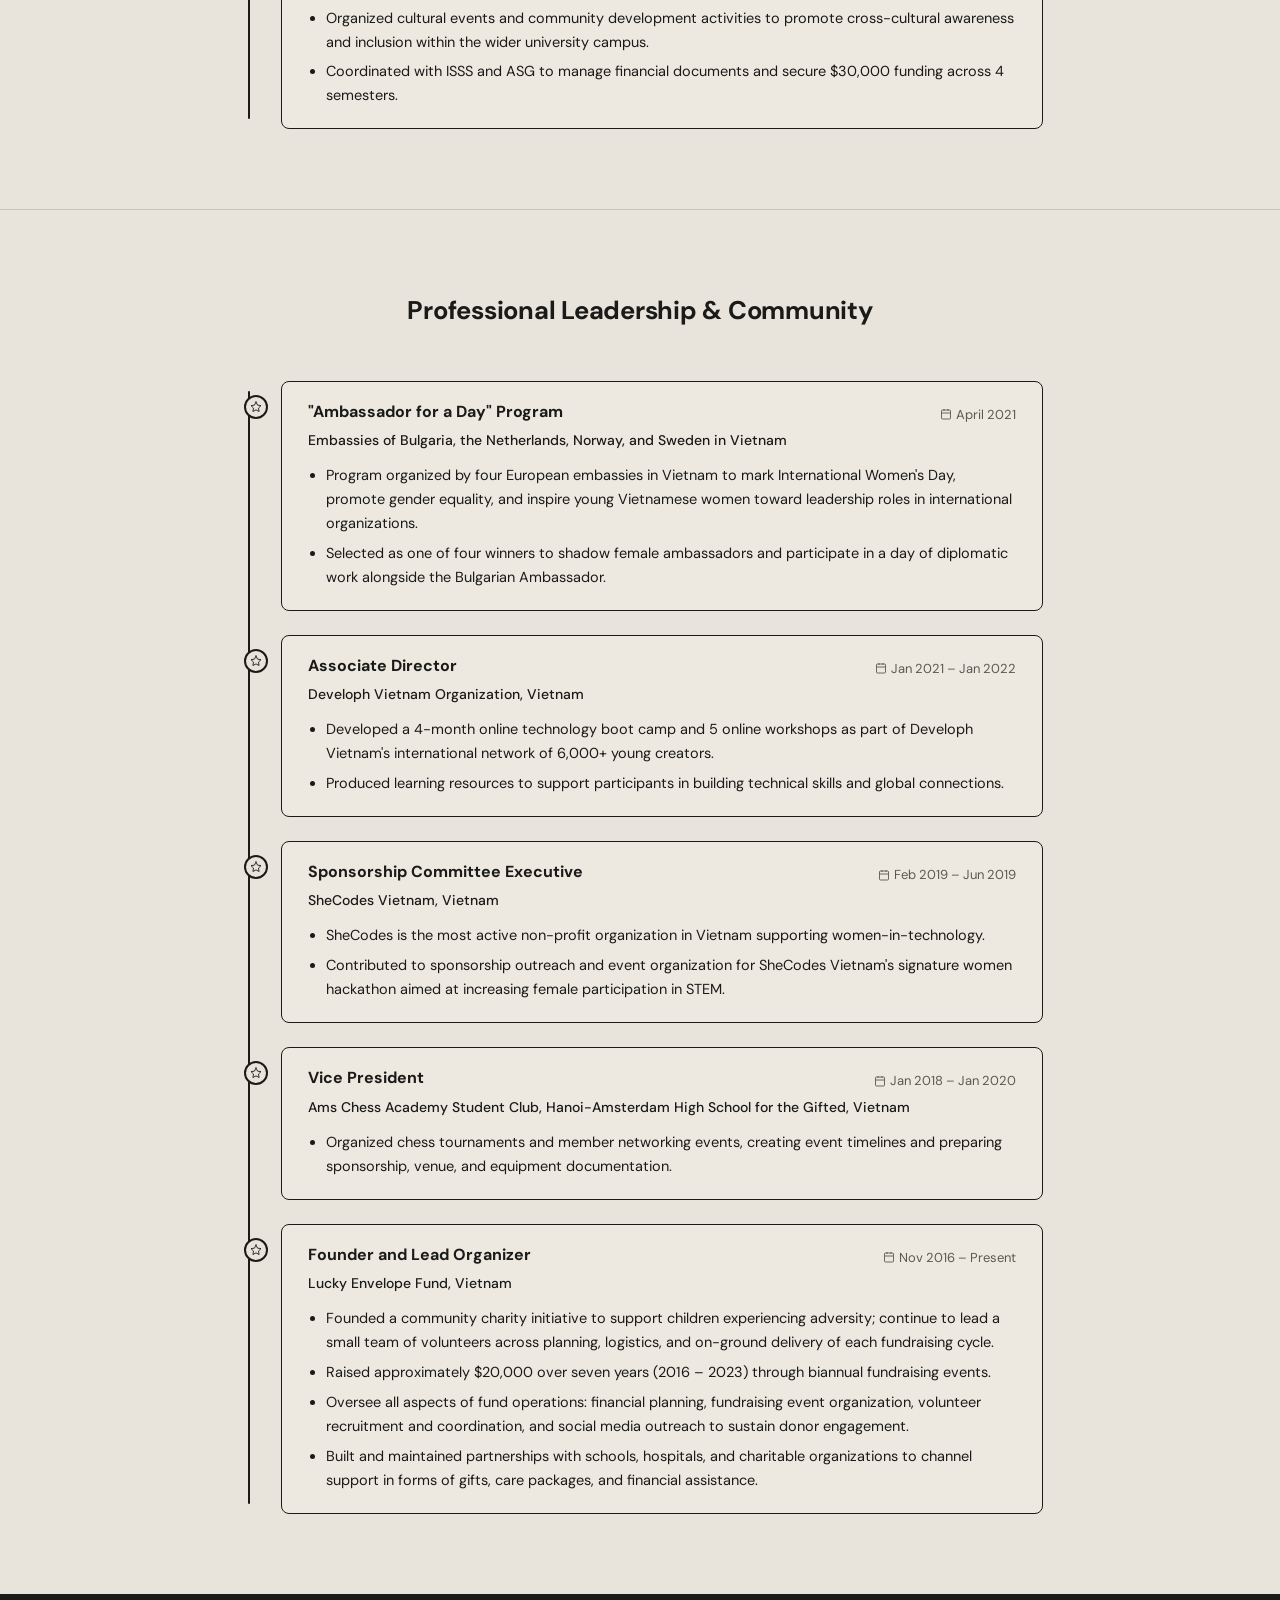
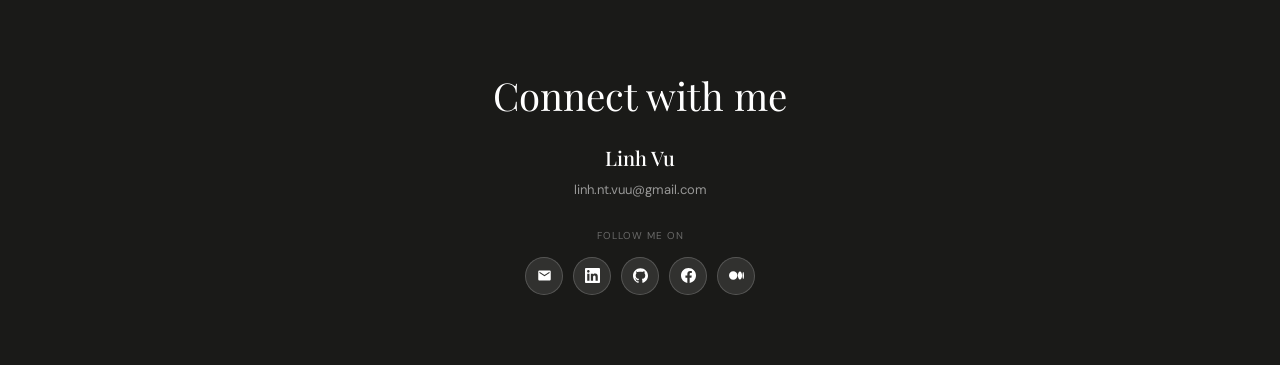
<file: leadership.html>
<!DOCTYPE html>
<html lang="en">
<head>
  <meta charset="UTF-8" />
  <meta name="viewport" content="width=device-width, initial-scale=1.0" />
  <title>Leadership — Linh Vu</title>
  <link rel="preconnect" href="https://fonts.googleapis.com" />
  <link rel="preconnect" href="https://fonts.gstatic.com" crossorigin />
  <link href="https://fonts.googleapis.com/css2?family=Playfair+Display:ital,wght@0,400;0,500;0,700;1,400;1,500&family=DM+Sans:wght@300;400;500&display=swap" rel="stylesheet" />
  <link rel="stylesheet" href="style.css" />
</head>
<body>
<nav>
  <span class="nav-brand">Linh Vu</span>
  <div class="nav-links">
    <a href="index.html">Home</a>
    <a href="projects.html">Projects</a>
    <a href="experience.html">Experience</a>
    <a href="leadership.html" class="active">Leadership</a>
  </div>
  <div></div>
</nav>

<div class="page-hero">
  <h1>Leader<em>ship</em></h1>
  <p>Student governance, community organizing, and volunteer initiatives</p>
</div>

<section class="section" id="university">
  <div class="section-inner">
    <div class="section-label-wrap reveal"><div class="section-label">University &amp; Student Organisations</div></div>
    <div class="section-content">
      <div class="timeline reveal">

        <div class="timeline-item">
          <!-- building icon for university roles -->
          <div class="timeline-dot"><svg viewBox="0 0 24 24"><rect x="3" y="3" width="18" height="18" rx="1"/><path d="M9 3v18"/><path d="M15 3v18"/><path d="M3 9h18"/><path d="M3 15h18"/></svg></div>
          <div class="timeline-card">
            <div class="timeline-card-header">
              <div class="timeline-card-title">School Officer and Course Representative</div>
              <div class="timeline-card-date"><svg viewBox="0 0 24 24"><rect x="3" y="4" width="18" height="18" rx="2"/><line x1="16" y1="2" x2="16" y2="6"/><line x1="8" y1="2" x2="8" y2="6"/><line x1="3" y1="10" x2="21" y2="10"/></svg>Jan 2025 – Present</div>
            </div>
            <span class="timeline-card-org">Leeds Business School, Leeds Beckett University, United Kingdom</span>
            <ul class="timeline-card-bullets">
              <li>Elected as a student representative for the MSc Management cohort, liaising between students and faculty to communicate academic concerns and contribute to course quality discussions.</li>
              <li>Served on Students' Union Executive Committee as the representative voice of Business School students; contributed to leading student engagement campaigns, empowering student communities to advocate for change, and making timely decisions on urgent student matters.</li>
            </ul>
          </div>
        </div>

        <div class="timeline-item">
          <div class="timeline-dot"><svg viewBox="0 0 24 24"><rect x="3" y="3" width="18" height="18" rx="1"/><path d="M9 3v18"/><path d="M15 3v18"/><path d="M3 9h18"/><path d="M3 15h18"/></svg></div>
          <div class="timeline-card">
            <div class="timeline-card-header">
              <div class="timeline-card-title">Community Leader</div>
              <div class="timeline-card-date"><svg viewBox="0 0 24 24"><rect x="3" y="4" width="18" height="18" rx="2"/><line x1="16" y1="2" x2="16" y2="6"/><line x1="8" y1="2" x2="8" y2="6"/><line x1="3" y1="10" x2="21" y2="10"/></svg>Feb 2025 – Present</div>
            </div>
            <span class="timeline-card-org">Leeds Beckett Students' Union, Leeds Beckett University, United Kingdom</span>
            <ul class="timeline-card-bullets">
              <li>Led the Business Strategy, Operations and Enterprise (BSOE) student community; facilitated peer networking, socialization, and collaboration among students on related programs.</li>
              <li>Worked alongside Student Community Organizers and Course Representatives to create a shared space for students to discuss common academic concerns and collectively advocate for positive change on campus.</li>
              <li>Supported wider Students' Union community organizing campaigns by connecting BSOE students to university-level initiatives and encouraging broader student engagement.</li>
            </ul>
          </div>
        </div>

        <div class="timeline-item">
          <div class="timeline-dot"><svg viewBox="0 0 24 24"><rect x="3" y="3" width="18" height="18" rx="1"/><path d="M9 3v18"/><path d="M15 3v18"/><path d="M3 9h18"/><path d="M3 15h18"/></svg></div>
          <div class="timeline-card">
            <div class="timeline-card-header">
              <div class="timeline-card-title">Student Ambassador</div>
              <div class="timeline-card-date"><svg viewBox="0 0 24 24"><rect x="3" y="4" width="18" height="18" rx="2"/><line x1="16" y1="2" x2="16" y2="6"/><line x1="8" y1="2" x2="8" y2="6"/><line x1="3" y1="10" x2="21" y2="10"/></svg>Sep 2023 – May 2024</div>
            </div>
            <span class="timeline-card-org">Department of Information Systems and Analytics, Miami University, United States of America</span>
            <ul class="timeline-card-bullets">
              <li>Represented the MSBA program at student events and activities; participated in outreach and marketing initiatives to promote the program to prospective students.</li>
              <li>Served as a point of contact for incoming and prospective students; organized and facilitated information sessions providing firsthand insight into the MSBA curriculum, student experience, and career outcomes.</li>
            </ul>
          </div>
        </div>

        <div class="timeline-item">
          <div class="timeline-dot"><svg viewBox="0 0 24 24"><rect x="3" y="3" width="18" height="18" rx="1"/><path d="M9 3v18"/><path d="M15 3v18"/><path d="M3 9h18"/><path d="M3 15h18"/></svg></div>
          <div class="timeline-card">
            <div class="timeline-card-header">
              <div class="timeline-card-title">Committee Member</div>
              <div class="timeline-card-date"><svg viewBox="0 0 24 24"><rect x="3" y="4" width="18" height="18" rx="2"/><line x1="16" y1="2" x2="16" y2="6"/><line x1="8" y1="2" x2="8" y2="6"/><line x1="3" y1="10" x2="21" y2="10"/></svg>Aug 2023 – May 2024</div>
            </div>
            <span class="timeline-card-org">Graduate Student Rights and Responsibilities Committee, Miami University, United States of America</span>
            <ul class="timeline-card-bullets">
              <li>Served on a standing university governance committee charged with formulating conduct standards, reviewing graduate student rights and responsibilities, and advising the Graduate Dean on University policy matters.</li>
            </ul>
          </div>
        </div>

        <div class="timeline-item">
          <div class="timeline-dot"><svg viewBox="0 0 24 24"><rect x="3" y="3" width="18" height="18" rx="1"/><path d="M9 3v18"/><path d="M15 3v18"/><path d="M3 9h18"/><path d="M3 15h18"/></svg></div>
          <div class="timeline-card">
            <div class="timeline-card-header">
              <div class="timeline-card-title">President</div>
              <div class="timeline-card-date"><svg viewBox="0 0 24 24"><rect x="3" y="4" width="18" height="18" rx="2"/><line x1="16" y1="2" x2="16" y2="6"/><line x1="8" y1="2" x2="8" y2="6"/><line x1="3" y1="10" x2="21" y2="10"/></svg>Aug 2022 – May 2024</div>
            </div>
            <span class="timeline-card-org">Vietnamese Student Association, Miami University, United States of America</span>
            <ul class="timeline-card-bullets">
              <li>Led Vietnamese Student Association (VSA), one of the largest international student communities at Miami University, across 2 academic years, managing event planning and community programming.</li>
              <li>Organized cultural events and community development activities to promote cross-cultural awareness and inclusion within the wider university campus.</li>
              <li>Coordinated with ISSS and ASG to manage financial documents and secure $30,000 funding across 4 semesters.</li>
            </ul>
          </div>
        </div>

      </div>
    </div>
  </div>
</section>

<section class="section" id="community">
  <div class="section-inner">
    <div class="section-label-wrap reveal"><div class="section-label">Professional Leadership &amp; Community</div></div>
    <div class="section-content">
      <div class="timeline reveal">

        <div class="timeline-item">
          <!-- star/award icon for community roles -->
          <div class="timeline-dot"><svg viewBox="0 0 24 24"><polygon points="12 2 15.09 8.26 22 9.27 17 14.14 18.18 21.02 12 17.77 5.82 21.02 7 14.14 2 9.27 8.91 8.26 12 2"/></svg></div>
          <div class="timeline-card">
            <div class="timeline-card-header">
              <div class="timeline-card-title">"Ambassador for a Day" Program</div>
              <div class="timeline-card-date"><svg viewBox="0 0 24 24"><rect x="3" y="4" width="18" height="18" rx="2"/><line x1="16" y1="2" x2="16" y2="6"/><line x1="8" y1="2" x2="8" y2="6"/><line x1="3" y1="10" x2="21" y2="10"/></svg>April 2021</div>
            </div>
            <span class="timeline-card-org">Embassies of Bulgaria, the Netherlands, Norway, and Sweden in Vietnam</span>
            <ul class="timeline-card-bullets">
              <li>Program organized by four European embassies in Vietnam to mark International Women's Day, promote gender equality, and inspire young Vietnamese women toward leadership roles in international organizations.</li>
              <li>Selected as one of four winners to shadow female ambassadors and participate in a day of diplomatic work alongside the Bulgarian Ambassador.</li>
            </ul>
          </div>
        </div>

        <div class="timeline-item">
          <div class="timeline-dot"><svg viewBox="0 0 24 24"><polygon points="12 2 15.09 8.26 22 9.27 17 14.14 18.18 21.02 12 17.77 5.82 21.02 7 14.14 2 9.27 8.91 8.26 12 2"/></svg></div>
          <div class="timeline-card">
            <div class="timeline-card-header">
              <div class="timeline-card-title">Associate Director</div>
              <div class="timeline-card-date"><svg viewBox="0 0 24 24"><rect x="3" y="4" width="18" height="18" rx="2"/><line x1="16" y1="2" x2="16" y2="6"/><line x1="8" y1="2" x2="8" y2="6"/><line x1="3" y1="10" x2="21" y2="10"/></svg>Jan 2021 – Jan 2022</div>
            </div>
            <span class="timeline-card-org">Developh Vietnam Organization, Vietnam</span>
            <ul class="timeline-card-bullets">
              <li>Developed a 4-month online technology boot camp and 5 online workshops as part of Developh Vietnam's international network of 6,000+ young creators.</li>
              <li>Produced learning resources to support participants in building technical skills and global connections.</li>
            </ul>
          </div>
        </div>

        <div class="timeline-item">
          <div class="timeline-dot"><svg viewBox="0 0 24 24"><polygon points="12 2 15.09 8.26 22 9.27 17 14.14 18.18 21.02 12 17.77 5.82 21.02 7 14.14 2 9.27 8.91 8.26 12 2"/></svg></div>
          <div class="timeline-card">
            <div class="timeline-card-header">
              <div class="timeline-card-title">Sponsorship Committee Executive</div>
              <div class="timeline-card-date"><svg viewBox="0 0 24 24"><rect x="3" y="4" width="18" height="18" rx="2"/><line x1="16" y1="2" x2="16" y2="6"/><line x1="8" y1="2" x2="8" y2="6"/><line x1="3" y1="10" x2="21" y2="10"/></svg>Feb 2019 – Jun 2019</div>
            </div>
            <span class="timeline-card-org">SheCodes Vietnam, Vietnam</span>
            <ul class="timeline-card-bullets">
              <li>SheCodes is the most active non-profit organization in Vietnam supporting women-in-technology.</li>
              <li>Contributed to sponsorship outreach and event organization for SheCodes Vietnam's signature women hackathon aimed at increasing female participation in STEM.</li>
            </ul>
          </div>
        </div>

        <div class="timeline-item">
          <div class="timeline-dot"><svg viewBox="0 0 24 24"><polygon points="12 2 15.09 8.26 22 9.27 17 14.14 18.18 21.02 12 17.77 5.82 21.02 7 14.14 2 9.27 8.91 8.26 12 2"/></svg></div>
          <div class="timeline-card">
            <div class="timeline-card-header">
              <div class="timeline-card-title">Vice President</div>
              <div class="timeline-card-date"><svg viewBox="0 0 24 24"><rect x="3" y="4" width="18" height="18" rx="2"/><line x1="16" y1="2" x2="16" y2="6"/><line x1="8" y1="2" x2="8" y2="6"/><line x1="3" y1="10" x2="21" y2="10"/></svg>Jan 2018 – Jan 2020</div>
            </div>
            <span class="timeline-card-org">Ams Chess Academy Student Club, Hanoi-Amsterdam High School for the Gifted, Vietnam</span>
            <ul class="timeline-card-bullets">
              <li>Organized chess tournaments and member networking events, creating event timelines and preparing sponsorship, venue, and equipment documentation.</li>
            </ul>
          </div>
        </div>

        <div class="timeline-item">
          <div class="timeline-dot"><svg viewBox="0 0 24 24"><polygon points="12 2 15.09 8.26 22 9.27 17 14.14 18.18 21.02 12 17.77 5.82 21.02 7 14.14 2 9.27 8.91 8.26 12 2"/></svg></div>
          <div class="timeline-card">
            <div class="timeline-card-header">
              <div class="timeline-card-title">Founder and Lead Organizer</div>
              <div class="timeline-card-date"><svg viewBox="0 0 24 24"><rect x="3" y="4" width="18" height="18" rx="2"/><line x1="16" y1="2" x2="16" y2="6"/><line x1="8" y1="2" x2="8" y2="6"/><line x1="3" y1="10" x2="21" y2="10"/></svg>Nov 2016 – Present</div>
            </div>
            <span class="timeline-card-org">Lucky Envelope Fund, Vietnam</span>
            <ul class="timeline-card-bullets">
              <li>Founded a community charity initiative to support children experiencing adversity; continue to lead a small team of volunteers across planning, logistics, and on-ground delivery of each fundraising cycle.</li>
              <li>Raised approximately $20,000 over seven years (2016 – 2023) through biannual fundraising events.</li>
              <li>Oversee all aspects of fund operations: financial planning, fundraising event organization, volunteer recruitment and coordination, and social media outreach to sustain donor engagement.</li>
              <li>Built and maintained partnerships with schools, hospitals, and charitable organizations to channel support in forms of gifts, care packages, and financial assistance.</li>
            </ul>
          </div>
        </div>

      </div>
    </div>
  </div>
</section>

<footer class="footer" id="connect">
  <div class="footer-title">Connect with me</div>
  <div class="footer-name">Linh Vu</div>
  <div class="footer-email">linh.nt.vuu@gmail.com</div>
  <div class="footer-label">Follow me on</div>
  <div class="social-links">
    <a href="mailto:linh.nt.vuu@gmail.com" class="social-link" title="Email"><svg viewBox="0 0 24 24"><path d="M20 4H4c-1.1 0-2 .9-2 2v12c0 1.1.9 2 2 2h16c1.1 0 2-.9 2-2V6c0-1.1-.9-2-2-2zm0 4l-8 5-8-5V6l8 5 8-5v2z"/></svg></a>
    <a href="https://www.linkedin.com/in/linhvu11/" target="_blank" class="social-link" title="LinkedIn"><svg viewBox="0 0 24 24"><path d="M20.447 20.452h-3.554v-5.569c0-1.328-.027-3.037-1.852-3.037-1.853 0-2.136 1.445-2.136 2.939v5.667H9.351V9h3.414v1.561h.046c.477-.9 1.637-1.85 3.37-1.85 3.601 0 4.267 2.37 4.267 5.455v6.286zM5.337 7.433c-1.144 0-2.063-.926-2.063-2.065 0-1.138.92-2.063 2.063-2.063 1.14 0 2.064.925 2.064 2.063 0 1.139-.925 2.065-2.064 2.065zm1.782 13.019H3.555V9h3.564v11.452zM22.225 0H1.771C.792 0 0 .774 0 1.729v20.542C0 23.227.792 24 1.771 24h20.451C23.2 24 24 23.227 24 22.271V1.729C24 .774 23.2 0 22.222 0h.003z"/></svg></a>
    <a href="https://github.com/linhvu115" target="_blank" class="social-link" title="GitHub"><svg viewBox="0 0 24 24"><path d="M12 .297c-6.63 0-12 5.373-12 12 0 5.303 3.438 9.8 8.205 11.385.6.113.82-.258.82-.577 0-.285-.01-1.04-.015-2.04-3.338.724-4.042-1.61-4.042-1.61C4.422 18.07 3.633 17.7 3.633 17.7c-1.087-.744.084-.729.084-.729 1.205.084 1.838 1.236 1.838 1.236 1.07 1.835 2.809 1.305 3.495.998.108-.776.417-1.305.76-1.605-2.665-.3-5.466-1.332-5.466-5.93 0-1.31.465-2.38 1.235-3.22-.135-.303-.54-1.523.105-3.176 0 0 1.005-.322 3.3 1.23.96-.267 1.98-.399 3-.405 1.02.006 2.04.138 3 .405 2.28-1.552 3.285-1.23 3.285-1.23.645 1.653.24 2.873.12 3.176.765.84 1.23 1.91 1.23 3.22 0 4.61-2.805 5.625-5.475 5.92.42.36.81 1.096.81 2.22 0 1.606-.015 2.896-.015 3.286 0 .315.21.69.825.57C20.565 22.092 24 17.592 24 12.297c0-6.627-5.373-12-12-12"/></svg></a>
    <a href="https://www.facebook.com/YOUR_FB" target="_blank" class="social-link" title="Facebook"><svg viewBox="0 0 24 24"><path d="M24 12.073c0-6.627-5.373-12-12-12s-12 5.373-12 12c0 5.99 4.388 10.954 10.125 11.854v-8.385H7.078v-3.47h3.047V9.43c0-3.007 1.792-4.669 4.533-4.669 1.312 0 2.686.235 2.686.235v2.953H15.83c-1.491 0-1.956.925-1.956 1.874v2.25h3.328l-.532 3.47h-2.796v8.385C19.612 23.027 24 18.062 24 12.073z"/></svg></a>
    <a href="https://medium.com/@YOUR_MEDIUM" target="_blank" class="social-link" title="Medium"><svg viewBox="0 0 24 24"><path d="M13.54 12a6.8 6.8 0 01-6.77 6.82A6.8 6.8 0 010 12a6.8 6.8 0 016.77-6.82A6.8 6.8 0 0113.54 12zM20.96 12c0 3.54-1.51 6.42-3.38 6.42-1.87 0-3.39-2.88-3.39-6.42s1.52-6.42 3.39-6.42 3.38 2.88 3.38 6.42M24 12c0 3.17-.53 5.75-1.19 5.75-.66 0-1.19-2.58-1.19-5.75s.53-5.75 1.19-5.75C23.47 6.25 24 8.83 24 12z"/></svg></a>
  </div>
</footer>
<script src="shared.js"></script>
</body>
</html>
</file>
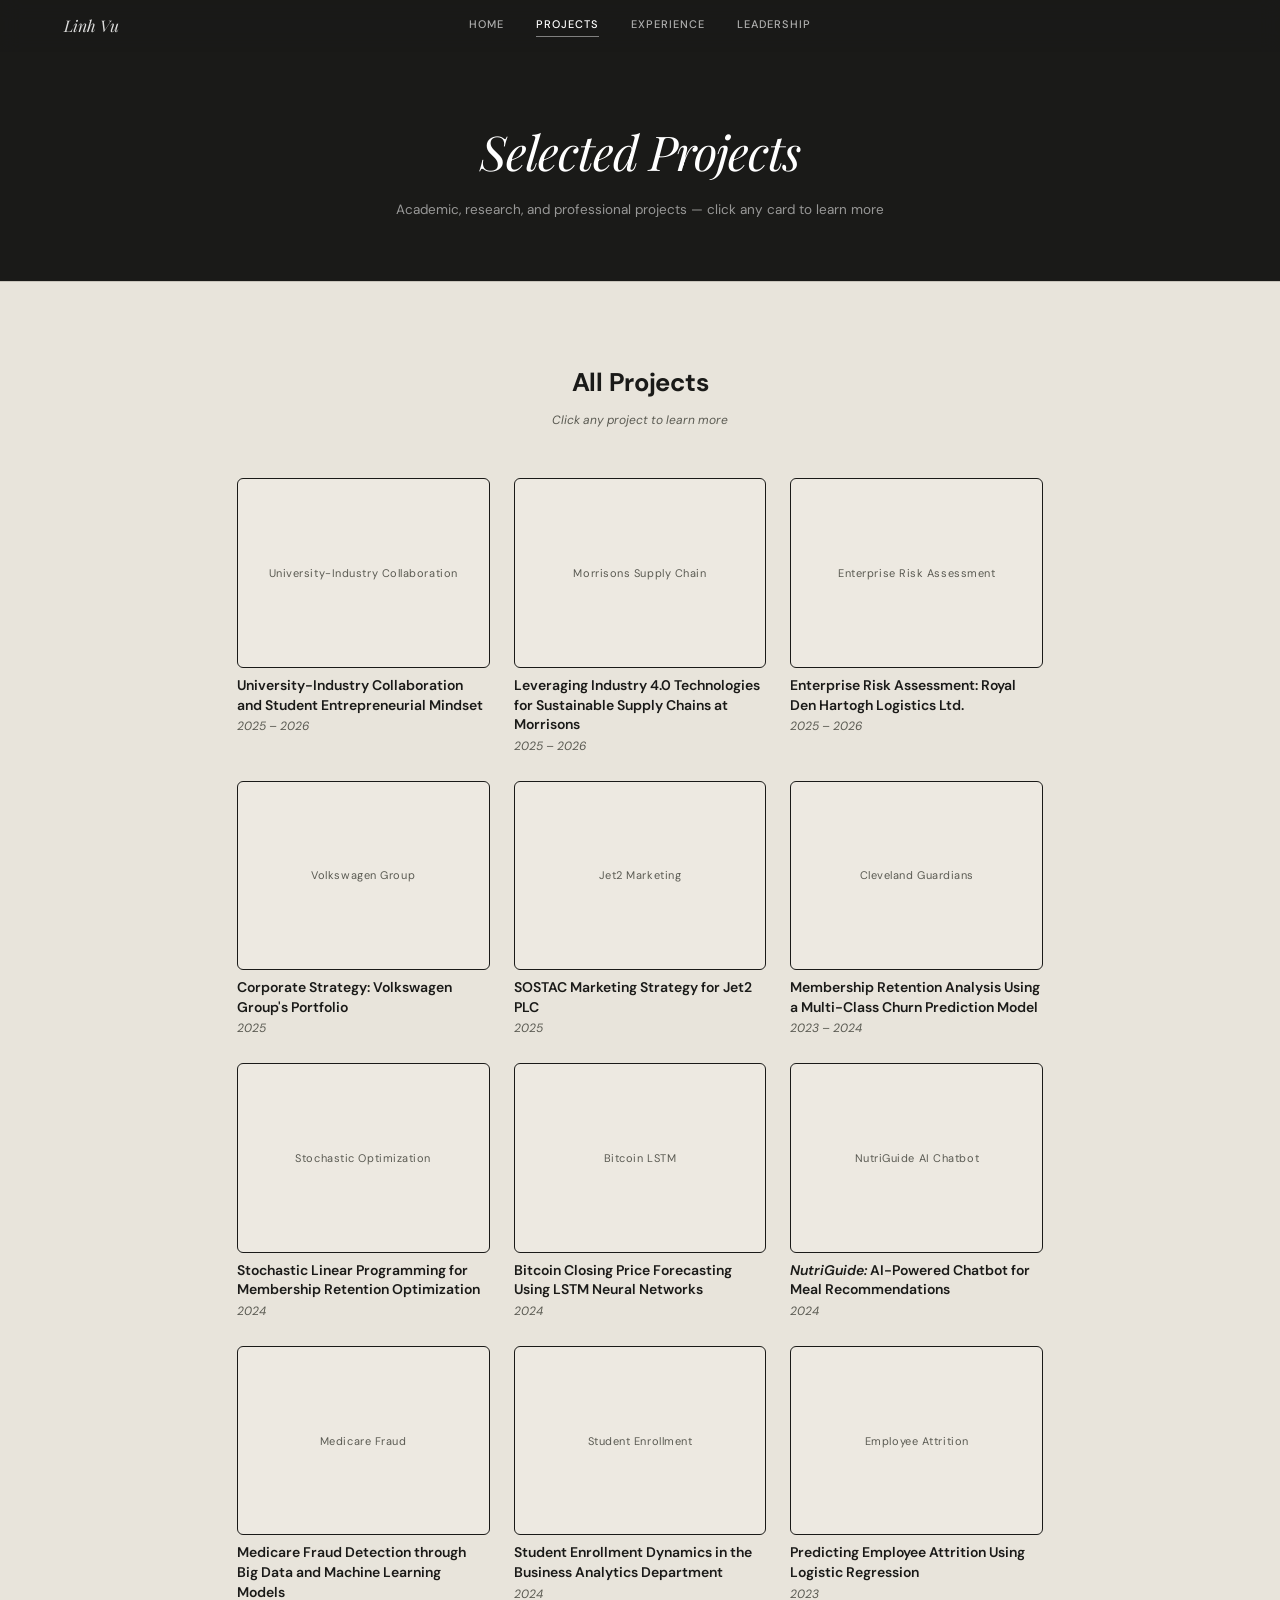
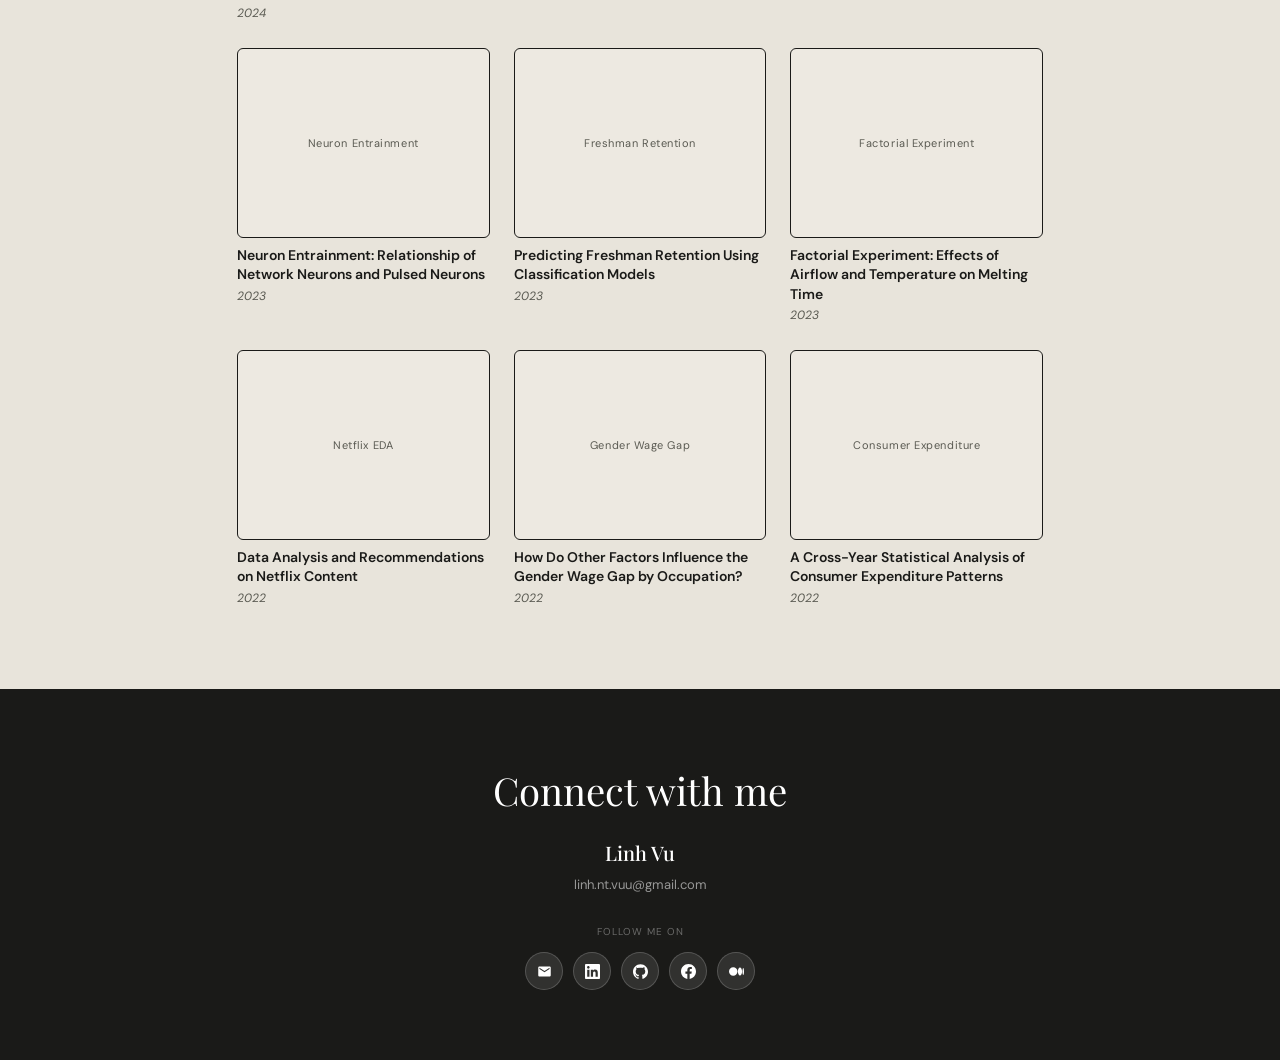
<file: projects.html>
<!DOCTYPE html>
<html lang="en">
<head>
  <meta charset="UTF-8" />
  <meta name="viewport" content="width=device-width, initial-scale=1.0" />
  <title>Projects — Linh Vu</title>
  <link rel="preconnect" href="https://fonts.googleapis.com" />
  <link rel="preconnect" href="https://fonts.gstatic.com" crossorigin />
  <link href="https://fonts.googleapis.com/css2?family=Playfair+Display:ital,wght@0,400;0,500;0,700;1,400;1,500&family=DM+Sans:wght@300;400;500&display=swap" rel="stylesheet" />
  <link rel="stylesheet" href="style.css" />
</head>
<body>
<nav>
  <span class="nav-brand">Linh Vu</span>
  <div class="nav-links">
    <a href="index.html">Home</a>
    <a href="projects.html" class="active">Projects</a>
    <a href="experience.html">Experience</a>
    <a href="leadership.html">Leadership</a>
  </div>
  <div></div>
</nav>
<div class="page-hero">
  <h1><em>Selected Projects</em></h1>
  <p>Academic, research, and professional projects — click any card to learn more</p>
</div>
<section class="section" id="projects">
  <div class="section-inner">
    <div class="section-label-wrap reveal">
      <div class="section-label">All Projects</div>
      <div class="section-label-hint">Click any project to learn more</div>
    </div>
    <div class="section-content">
      <div class="projects-grid reveal">
        <div class="project-card" onclick="openModal('p-uic')"><div class="project-thumb-placeholder">University-Industry Collaboration</div><div class="project-title">University-Industry Collaboration and Student Entrepreneurial Mindset</div><div class="project-year">2025 – 2026</div></div>
        <div class="project-card" onclick="openModal('p-morrisons')"><div class="project-thumb-placeholder">Morrisons Supply Chain</div><div class="project-title">Leveraging Industry 4.0 Technologies for Sustainable Supply Chains at Morrisons</div><div class="project-year">2025 – 2026</div></div>
        <div class="project-card" onclick="openModal('p-risk')"><div class="project-thumb-placeholder">Enterprise Risk Assessment</div><div class="project-title">Enterprise Risk Assessment: Royal Den Hartogh Logistics Ltd.</div><div class="project-year">2025 – 2026</div></div>
        <div class="project-card" onclick="openModal('p-vw')"><div class="project-thumb-placeholder">Volkswagen Group</div><div class="project-title">Corporate Strategy: Volkswagen Group's Portfolio</div><div class="project-year">2025</div></div>
        <div class="project-card" onclick="openModal('p-jet2')"><div class="project-thumb-placeholder">Jet2 Marketing</div><div class="project-title">SOSTAC Marketing Strategy for Jet2 PLC</div><div class="project-year">2025</div></div>
        <div class="project-card" onclick="openModal('p-guardians')"><div class="project-thumb-placeholder">Cleveland Guardians</div><div class="project-title">Membership Retention Analysis Using a Multi-Class Churn Prediction Model</div><div class="project-year">2023 – 2024</div></div>
        <div class="project-card" onclick="openModal('p-stochastic')"><div class="project-thumb-placeholder">Stochastic Optimization</div><div class="project-title">Stochastic Linear Programming for Membership Retention Optimization</div><div class="project-year">2024</div></div>
        <div class="project-card" onclick="openModal('p-bitcoin')"><div class="project-thumb-placeholder">Bitcoin LSTM</div><div class="project-title">Bitcoin Closing Price Forecasting Using LSTM Neural Networks</div><div class="project-year">2024</div></div>
        <div class="project-card" onclick="openModal('p-nutriguide')"><div class="project-thumb-placeholder">NutriGuide AI Chatbot</div><div class="project-title"><em>NutriGuide:</em> AI-Powered Chatbot for Meal Recommendations</div><div class="project-year">2024</div></div>
        <div class="project-card" onclick="openModal('p-medicare')"><div class="project-thumb-placeholder">Medicare Fraud</div><div class="project-title">Medicare Fraud Detection through Big Data and Machine Learning Models</div><div class="project-year">2024</div></div>
        <div class="project-card" onclick="openModal('p-enrollment')"><div class="project-thumb-placeholder">Student Enrollment</div><div class="project-title">Student Enrollment Dynamics in the Business Analytics Department</div><div class="project-year">2024</div></div>
        <div class="project-card" onclick="openModal('p-attrition')"><div class="project-thumb-placeholder">Employee Attrition</div><div class="project-title">Predicting Employee Attrition Using Logistic Regression</div><div class="project-year">2023</div></div>
        <div class="project-card" onclick="openModal('p-neuron')"><div class="project-thumb-placeholder">Neuron Entrainment</div><div class="project-title">Neuron Entrainment: Relationship of Network Neurons and Pulsed Neurons</div><div class="project-year">2023</div></div>
        <div class="project-card" onclick="openModal('p-freshman')"><div class="project-thumb-placeholder">Freshman Retention</div><div class="project-title">Predicting Freshman Retention Using Classification Models</div><div class="project-year">2023</div></div>
        <div class="project-card" onclick="openModal('p-factorial')"><div class="project-thumb-placeholder">Factorial Experiment</div><div class="project-title">Factorial Experiment: Effects of Airflow and Temperature on Melting Time</div><div class="project-year">2023</div></div>
        <div class="project-card" onclick="openModal('p-netflix')"><div class="project-thumb-placeholder">Netflix EDA</div><div class="project-title">Data Analysis and Recommendations on Netflix Content</div><div class="project-year">2022</div></div>
        <div class="project-card" onclick="openModal('p-wagegap')"><div class="project-thumb-placeholder">Gender Wage Gap</div><div class="project-title">How Do Other Factors Influence the Gender Wage Gap by Occupation?</div><div class="project-year">2022</div></div>
        <div class="project-card" onclick="openModal('p-expenditure')"><div class="project-thumb-placeholder">Consumer Expenditure</div><div class="project-title">A Cross-Year Statistical Analysis of Consumer Expenditure Patterns</div><div class="project-year">2022</div></div>
      </div>
    </div>
  </div>
</section>
<footer class="footer" id="connect">
  <div class="footer-title">Connect with me</div>
  <div class="footer-name">Linh Vu</div>
  <div class="footer-email">linh.nt.vuu@gmail.com</div>
  <div class="footer-label">Follow me on</div>
  <div class="social-links">
    <a href="mailto:linh.nt.vuu@gmail.com" class="social-link" title="Email"><svg viewBox="0 0 24 24"><path d="M20 4H4c-1.1 0-2 .9-2 2v12c0 1.1.9 2 2 2h16c1.1 0 2-.9 2-2V6c0-1.1-.9-2-2-2zm0 4l-8 5-8-5V6l8 5 8-5v2z"/></svg></a>
    <a href="https://www.linkedin.com/in/linhvu11/" target="_blank" class="social-link"><svg viewBox="0 0 24 24"><path d="M20.447 20.452h-3.554v-5.569c0-1.328-.027-3.037-1.852-3.037-1.853 0-2.136 1.445-2.136 2.939v5.667H9.351V9h3.414v1.561h.046c.477-.9 1.637-1.85 3.37-1.85 3.601 0 4.267 2.37 4.267 5.455v6.286zM5.337 7.433c-1.144 0-2.063-.926-2.063-2.065 0-1.138.92-2.063 2.063-2.063 1.14 0 2.064.925 2.064 2.063 0 1.139-.925 2.065-2.064 2.065zm1.782 13.019H3.555V9h3.564v11.452zM22.225 0H1.771C.792 0 0 .774 0 1.729v20.542C0 23.227.792 24 1.771 24h20.451C23.2 24 24 23.227 24 22.271V1.729C24 .774 23.2 0 22.222 0h.003z"/></svg></a>
    <a href="https://github.com/linhvu115" target="_blank" class="social-link"><svg viewBox="0 0 24 24"><path d="M12 .297c-6.63 0-12 5.373-12 12 0 5.303 3.438 9.8 8.205 11.385.6.113.82-.258.82-.577 0-.285-.01-1.04-.015-2.04-3.338.724-4.042-1.61-4.042-1.61C4.422 18.07 3.633 17.7 3.633 17.7c-1.087-.744.084-.729.084-.729 1.205.084 1.838 1.236 1.838 1.236 1.07 1.835 2.809 1.305 3.495.998.108-.776.417-1.305.76-1.605-2.665-.3-5.466-1.332-5.466-5.93 0-1.31.465-2.38 1.235-3.22-.135-.303-.54-1.523.105-3.176 0 0 1.005-.322 3.3 1.23.96-.267 1.98-.399 3-.405 1.02.006 2.04.138 3 .405 2.28-1.552 3.285-1.23 3.285-1.23.645 1.653.24 2.873.12 3.176.765.84 1.23 1.91 1.23 3.22 0 4.61-2.805 5.625-5.475 5.92.42.36.81 1.096.81 2.22 0 1.606-.015 2.896-.015 3.286 0 .315.21.69.825.57C20.565 22.092 24 17.592 24 12.297c0-6.627-5.373-12-12-12"/></svg></a>
    <a href="https://www.facebook.com/YOUR_FB" target="_blank" class="social-link"><svg viewBox="0 0 24 24"><path d="M24 12.073c0-6.627-5.373-12-12-12s-12 5.373-12 12c0 5.99 4.388 10.954 10.125 11.854v-8.385H7.078v-3.47h3.047V9.43c0-3.007 1.792-4.669 4.533-4.669 1.312 0 2.686.235 2.686.235v2.953H15.83c-1.491 0-1.956.925-1.956 1.874v2.25h3.328l-.532 3.47h-2.796v8.385C19.612 23.027 24 18.062 24 12.073z"/></svg></a>
    <a href="https://medium.com/@YOUR_MEDIUM" target="_blank" class="social-link"><svg viewBox="0 0 24 24"><path d="M13.54 12a6.8 6.8 0 01-6.77 6.82A6.8 6.8 0 010 12a6.8 6.8 0 016.77-6.82A6.8 6.8 0 0113.54 12zM20.96 12c0 3.54-1.51 6.42-3.38 6.42-1.87 0-3.39-2.88-3.39-6.42s1.52-6.42 3.39-6.42 3.38 2.88 3.38 6.42M24 12c0 3.17-.53 5.75-1.19 5.75-.66 0-1.19-2.58-1.19-5.75s.53-5.75 1.19-5.75C23.47 6.25 24 8.83 24 12z"/></svg></a>
  </div>
</footer>
<!-- PROJECT MODALS -->
<div class="modal-overlay" id="p-uic" onclick="closeIfOverlay(event,'p-uic')"><div class="modal"><button class="modal-close" onclick="closeModal('p-uic')">&#x2715;</button><div class="modal-title">University-Industry Collaboration and Student Entrepreneurial Mindset Development in Vietnam</div><div class="modal-meta">Graduate Dissertation (In Progress), <em>Master of Science in Management</em></div><div class="modal-year">2025 – 2026</div><hr class="modal-sep"><div class="modal-body"><ul><li>Investigates how Vietnamese university leaders strategically design university-industry collaboration mechanisms to cultivate entrepreneurial mindset among students.</li><li>Addresses gaps in literature on human capital development and the practical problem of graduate employability and entrepreneurship readiness in emerging knowledge economies.</li><li>Employs qualitative primary research methodology: semi-structured interviews with senior academic and industry leaders across Vietnamese institutions, thematic analysis, and grounded theory coding.</li><li>Scope: Vietnamese higher education; strategic management; entrepreneurship education; qualitative research design; human capital development.</li></ul></div></div></div>
<div class="modal-overlay" id="p-morrisons" onclick="closeIfOverlay(event,'p-morrisons')"><div class="modal"><button class="modal-close" onclick="closeModal('p-morrisons')">&#x2715;</button><div class="modal-title">Leveraging Industry 4.0 Technologies for Sustainable Supply Chains at Morrisons</div><div class="modal-meta">Final Report, Module <em>Operations and Logistics Management</em>, MSc Management</div><div class="modal-year">2025 – 2026</div><hr class="modal-sep"><div class="modal-body"><ul><li>Analyzed Morrisons' vertically integrated supply chain using Fisher's responsive/efficient framework, legality theory, and Transaction Cost Economics (TCE) to evaluate operational performance gaps.</li><li>Applied Kraljic Matrix and JIT/lean-agile frameworks to supplier segmentation and push-pull inventory strategy.</li><li>Proposed three digitalization recommendations: SAP S/4HANA ERP consolidation (enabling ML-based demand forecasting), RFID/IoT cold chain tracking, and a Supplier Digital Capability Program.</li></ul></div></div></div>
<div class="modal-overlay" id="p-risk" onclick="closeIfOverlay(event,'p-risk')"><div class="modal"><button class="modal-close" onclick="closeModal('p-risk')">&#x2715;</button><div class="modal-title">Enterprise Risk Assessment: Royal Den Hartogh Logistics Ltd.</div><div class="modal-meta">Final Report, Module <em>Risk Management</em>, MSc Management</div><div class="modal-year">2025 – 2026</div><hr class="modal-sep"><div class="modal-body"><ul><li>Conducted a structured ISO 31000-compliant enterprise risk assessment, developing a 27-entry Risk Breakdown Structure (RBS) across strategic, operational, financial, compliance, and external domains.</li><li>Applied the FIRM scorecard to quantify impact and identified critical risk clusters including driver shortage, zero-emission fleet transition lag, and cross-border regulatory exposure.</li><li>Proposed prioritized mitigation strategies aligned with board-level risk appetite and ERM governance requirements.</li></ul></div></div></div>
<div class="modal-overlay" id="p-vw" onclick="closeIfOverlay(event,'p-vw')"><div class="modal"><button class="modal-close" onclick="closeModal('p-vw')">&#x2715;</button><div class="modal-title">Corporate Strategy: Volkswagen Group's Portfolio</div><div class="modal-meta">Final Assessment, Module <em>Corporate Strategy</em>, MSc Management</div><div class="modal-year">2025</div><hr class="modal-sep"><div class="modal-body"><ul><li>Analyzed Volkswagen's portfolio during the EV transition using BCG Matrix, GE–McKinsey Directional Policy Matrix, and Parenting Matrix.</li><li>Applied Change Kaleidoscope, Forcefield Analysis, and Kotter's Eight-Step Model to evaluate Volkswagen's strategic transformation program and assessed framework limitations across institutional and cultural contexts.</li></ul></div></div></div>
<div class="modal-overlay" id="p-jet2" onclick="closeIfOverlay(event,'p-jet2')"><div class="modal"><button class="modal-close" onclick="closeModal('p-jet2')">&#x2715;</button><div class="modal-title">SOSTAC Marketing Strategy for Jet2 PLC</div><div class="modal-meta">Final Report, Module <em>Contemporary Marketing</em>, MSc Management</div><div class="modal-year">2025</div><hr class="modal-sep"><div class="modal-body"><ul><li>Developed a full SOSTAC-framework marketing plan for Jet2 PLC targeting growth in the UK leisure travel sector.</li><li>Situational analysis applied PESTEL and Porter's Five Forces to identify key market challenges including economic uncertainty, sustainability pressure, and competitive intensity from low-cost carriers.</li><li>Formulated three SMART marketing objectives using the Ansoff Matrix: grow Jet2holidays bookings by 15%, increase online bookings to 85%, boost sustainability communications engagement by 25% — all within 12–18 months.</li><li>Designed integrated tactical recommendations and an implementation timeline with KPIs aligned to each objective.</li></ul></div></div></div>
<div class="modal-overlay" id="p-guardians" onclick="closeIfOverlay(event,'p-guardians')"><div class="modal"><button class="modal-close" onclick="closeModal('p-guardians')">&#x2715;</button><div class="modal-title">Membership Retention Analysis Using a Multi-Class Churn Prediction Model</div><div class="modal-meta">Graduate Capstone Practicum, <em>MSc Business Analytics</em></div><div class="modal-year">2023 – 2024</div><hr class="modal-sep"><div class="modal-body"><ul><li>Engaged directly with the Director of Business Analytics of Cleveland Guardians to address an estimated $1–5M annual revenue challenge from non-renewed season ticket membership.</li><li>Conducted extensive EDA using Python/Pandas on 10,000+ customer records; performed feature engineering across attendance patterns, engagement scores, spending velocity, and seat location variables.</li><li>Built and evaluated multi-class classification models (logistic regression, random forest, gradient boosting, XGBoost) using scikit-learn, achieving 82% overall accuracy predicting 4 retention outcomes.</li><li>Presented findings and recommendations directly to client stakeholders.</li></ul><p class="modal-note">* Cleveland Guardians is an American professional baseball team competing in Major League Baseball (MLB).</p></div></div></div>
<div class="modal-overlay" id="p-stochastic" onclick="closeIfOverlay(event,'p-stochastic')"><div class="modal"><button class="modal-close" onclick="closeModal('p-stochastic')">&#x2715;</button><div class="modal-title">Stochastic Linear Programming for Membership Retention Optimization</div><div class="modal-meta">Final Project, <em>Systems Modeling and Optimization</em>, MSc Business Analytics</div><div class="modal-year">2024</div><hr class="modal-sep"><div class="modal-body"><ul><li>Formulated a two-scenario stochastic linear programming model to optimize sales resource allocation (emails, calls, CRM emails, touchpoints) to maximize season ticket member renewals.</li><li>Derived objective function coefficients from two separate linear regression models; implemented and solved using Excel Solver with sensitivity analysis.</li><li>Model projected a potential customer base growth to 14,836 renewals before diminishing returns.</li></ul></div></div></div>
<div class="modal-overlay" id="p-bitcoin" onclick="closeIfOverlay(event,'p-bitcoin')"><div class="modal"><button class="modal-close" onclick="closeModal('p-bitcoin')">&#x2715;</button><div class="modal-title">Bitcoin Closing Price Forecasting Using LSTM Neural Networks</div><div class="modal-meta">Individual Project, <em>Machine Learning Applications in Business</em>, MSc Business Analytics</div><div class="modal-year">2024</div><hr class="modal-sep"><div class="modal-body"><ul><li>Downloaded and processed full historical BTC-USD price data using the yfinance API.</li><li>Applied MinMax scaling and constructed 60-day lookback windows for time-series input.</li><li>Trained a two-layer LSTM neural network (50 units per layer) using TensorFlow/Keras on a 95% training split with Adam optimizer and MSE loss.</li><li>Generated out-of-sample forecasts and visualized price trajectory projections.</li></ul></div></div></div>
<div class="modal-overlay" id="p-nutriguide" onclick="closeIfOverlay(event,'p-nutriguide')"><div class="modal"><button class="modal-close" onclick="closeModal('p-nutriguide')">&#x2715;</button><div class="modal-title">NutriGuide: AI-Powered Chatbot for Meal Recommendations</div><div class="modal-meta">Final Project, <em>Big Data Analytics and Artificial Intelligence</em>, MSc Business Analytics</div><div class="modal-year">2024</div><hr class="modal-sep"><div class="modal-body"><ul><li>Designed an AI chatbot for personalized meal recommendations using 1.4M+ reviews from 270K+ users against a database of 520K+ recipes across 300+ categories.</li><li>Normalized and exported data to a MySQL database hosted on AWS RDS; implemented a K-NN recommendation model with nutritional feature engineering.</li><li>Architected chatbot on AWS Lex with NLP, AWS Lambda fulfilment logic, and a WordPress/Kommunicate front-end interface.</li><li>Built full data pipeline in Python (Pandas, SQLAlchemy, PyMySQL) for data ingestion, transformation, and database operations.</li></ul></div></div></div>
<div class="modal-overlay" id="p-medicare" onclick="closeIfOverlay(event,'p-medicare')"><div class="modal"><button class="modal-close" onclick="closeModal('p-medicare')">&#x2715;</button><div class="modal-title">Medicare Fraud Detection through Big Data and Machine Learning Models</div><div class="modal-meta">Final Project, <em>Managing Big Data</em>, MSc Business Analytics</div><div class="modal-year">2024</div><hr class="modal-sep"><div class="modal-body"><ul><li>Integrated 500K+ records from multiple large datasets (Medicare Part D, CMS Open Payments, and LEIE exclusions) using Python/Pandas and SQL.</li><li>Engineered 20+ features and developed classification models (decision trees, random forest, XGBoost) achieving 90% precision and recall.</li><li>Published on Medium and reached 560+ views.</li></ul><a href="#" target="_blank" class="btn-read">Read on Medium</a></div></div></div>
<div class="modal-overlay" id="p-enrollment" onclick="closeIfOverlay(event,'p-enrollment')"><div class="modal"><button class="modal-close" onclick="closeModal('p-enrollment')">&#x2715;</button><div class="modal-title">Student Enrollment Dynamics in the Business Analytics Department</div><div class="modal-meta">Final Project, <em>Communicating with Data</em>, BSc Data Science &amp; Statistics</div><div class="modal-year">2024</div><hr class="modal-sep"><div class="modal-body"><ul><li>Investigated enrollment patterns, student mobility, demographic composition, and grade distributions using enrollment records from 2019 to 2024.</li><li>Conducted EDA covering gender distribution, first-generation student share, class level, cohort size trends, and course-level grade distributions.</li><li>Built a logistic regression model to predict the probability of a student changing their major.</li></ul></div></div></div>
<div class="modal-overlay" id="p-attrition" onclick="closeIfOverlay(event,'p-attrition')"><div class="modal"><button class="modal-close" onclick="closeModal('p-attrition')">&#x2715;</button><div class="modal-title">Predicting Employee Attrition Using Logistic Regression</div><div class="modal-meta">Final Project, <em>Regression Analysis</em>, BSc Data Science &amp; Statistics</div><div class="modal-year">2023</div><hr class="modal-sep"><div class="modal-body"><ul><li>Analyzed an IBM HR dataset of 1K+ employees using logistic regression to identify significant predictors of voluntary attrition across job attributes, demographics, and performance indicators.</li><li>Conducted systematic variable selection via stepwise procedures and likelihood ratio tests; produced a final model with 10 significant predictors.</li><li>Interpreted odds ratios and 95% confidence intervals to generate actionable HR intervention priorities.</li></ul></div></div></div>
<div class="modal-overlay" id="p-neuron" onclick="closeIfOverlay(event,'p-neuron')"><div class="modal"><button class="modal-close" onclick="closeModal('p-neuron')">&#x2715;</button><div class="modal-title">Neuron Entrainment: Relationship of Network Neurons and Pulsed Neurons</div><div class="modal-meta">Undergraduate Capstone Practicum, <em>BSc Data Science &amp; Statistics</em></div><div class="modal-year">2023</div><hr class="modal-sep"><div class="modal-body"><ul><li>Collaborated with a biology research group to apply linear regression, intraclass correlation coefficient (ICC), generalized linear model (GLM), and generalized additive model (GAM) in R.</li><li>Performed model comparison via Chi-square and likelihood ratio tests to investigate whether frequency relationships differ across neuron types.</li><li>Published on Medium.</li></ul><a href="#" target="_blank" class="btn-read">Read on Medium</a></div></div></div>
<div class="modal-overlay" id="p-freshman" onclick="closeIfOverlay(event,'p-freshman')"><div class="modal"><button class="modal-close" onclick="closeModal('p-freshman')">&#x2715;</button><div class="modal-title">Predicting Freshman Retention Using Classification Models</div><div class="modal-meta">Individual Project, <em>Introduction to Data Mining in Business</em>, BSc Data Science &amp; Statistics</div><div class="modal-year">2023</div><hr class="modal-sep"><div class="modal-body"><ul><li>Tasked by the Director of Enrollment Research and Analysis to assign a probability of non-retention to each incoming freshman to enable targeted early-intervention support.</li><li>Performed extensive data preprocessing and applied Stratified Shuffle Split (80/20) with SMOTE to address class imbalance.</li><li>Trained and evaluated five classification models using GridSearchCV with 5-fold cross-validation; compared models on accuracy, precision, recall, F1 score, and AUC.</li></ul></div></div></div>
<div class="modal-overlay" id="p-factorial" onclick="closeIfOverlay(event,'p-factorial')"><div class="modal"><button class="modal-close" onclick="closeModal('p-factorial')">&#x2715;</button><div class="modal-title">Factorial Experiment: Effects of Airflow and Temperature on Melting Time</div><div class="modal-meta">Final Project, <em>Experimental Design Methods</em>, BSc Data Science &amp; Statistics</div><div class="modal-year">2023</div><hr class="modal-sep"><div class="modal-body"><ul><li>Designed a 3×3 full-factorial experiment with color as a blocking variable; applied a Randomized Complete Block Design (RCBD) with two replications across nine treatment combinations.</li><li>Conducted model assumption checking (normality, Tukey additivity test, residual diagnostics), ANOVA, and Tukey pairwise comparisons.</li><li>Produced a full statistical report including literature review, experimental protocol, analysis outputs, and diagnostic plot appendices.</li></ul></div></div></div>
<div class="modal-overlay" id="p-netflix" onclick="closeIfOverlay(event,'p-netflix')"><div class="modal"><button class="modal-close" onclick="closeModal('p-netflix')">&#x2715;</button><div class="modal-title">Data Analysis and Recommendations on Netflix Content</div><div class="modal-meta">Individual Project, selected as a Finalist of <em>Meta's Data Challenge</em></div><div class="modal-year">2022</div><hr class="modal-sep"><div class="modal-body"><ul><li>Analyzed nearly 8.8K Netflix movie and TV show titles for comprehensive EDA across growth trends, content by country, genre distribution, ratings, target audience, and title/description patterns.</li><li>Created interactive visualizations using Plotly (world maps), Matplotlib, and Seaborn to communicate content strategy insights.</li><li>Published on Medium and reached 6.6K+ views and 3.5K+ reads.</li></ul><a href="#" target="_blank" class="btn-read">Read on Medium</a></div></div></div>
<div class="modal-overlay" id="p-wagegap" onclick="closeIfOverlay(event,'p-wagegap')"><div class="modal"><button class="modal-close" onclick="closeModal('p-wagegap')">&#x2715;</button><div class="modal-title">How Do Other Factors Influence the Gender Wage Gap by Occupation?</div><div class="modal-meta">Final Project, <em>Economic Data and Models</em>, BSc Data Science &amp; Statistics</div><div class="modal-year">2022</div><hr class="modal-sep"><div class="modal-body"><ul><li>Analyzed nearly 7.8K observations from the NLSY97 and built multiple regression models controlling for education, experience, race, and family status variables across occupational categories.</li><li>Identified occupation-level wage gap variation and a statistically significant "motherhood penalty" effect beyond raw gender differentials.</li><li>Published on Medium.</li></ul><a href="#" target="_blank" class="btn-read">Read on Medium</a></div></div></div>
<div class="modal-overlay" id="p-expenditure" onclick="closeIfOverlay(event,'p-expenditure')"><div class="modal"><button class="modal-close" onclick="closeModal('p-expenditure')">&#x2715;</button><div class="modal-title">A Cross-Year Statistical Analysis of Consumer Expenditure Patterns</div><div class="modal-meta">Final Project, <em>Advanced Data Visualization</em>, BSc Data Science &amp; Statistics</div><div class="modal-year">2022</div><hr class="modal-sep"><div class="modal-body"><ul><li>Analyzed US consumer spending patterns using BLS Consumer Expenditure Survey data for Q4 2020 and Q4 2021.</li><li>Produced statistical comparisons and data visualizations covering expenditure category shifts, age-group and generational differences, and post-COVID economic recovery trends.</li><li>Published on Medium.</li></ul><a href="#" target="_blank" class="btn-read">Read on Medium</a></div></div></div>
<script src="shared.js"></script>
</body>
</html>
</file>
<file: style.css>
:root {
  --bg: #e8e4db;
  --bg-card: #ede9e1;       /* slightly lighter than bg for cards */
  --bg-dark: #1a1a18;
  --text: #1a1a18;
  --text-light: #5a5a52;
  --border: #1a1a18;        /* black borders */
  --border-subtle: #c8c4bb; /* subtle dividers inside cards */
  --white: #ffffff;
  --serif: 'Playfair Display', Georgia, serif;
  --sans: 'DM Sans', system-ui, sans-serif;
  --nav-h: 52px;
  --content-max: 960px;     /* wider content */
  --page-pad: clamp(32px, 6vw, 100px); /* responsive padding with min */
  --timeline-exp: #1a1a18;
  --timeline-edu: #1a1a18;
}

*, *::before, *::after { box-sizing: border-box; margin: 0; padding: 0; }
html { scroll-behavior: smooth; }
body {
  font-family: var(--sans);
  background: var(--bg);
  color: var(--text);
  font-size: 15px;
  line-height: 1.65;
  -webkit-font-smoothing: antialiased;
  min-width: 600px;
}
a { color: inherit; text-decoration: none; }

/* ── NAV ── */
nav {
  position: fixed;
  top: 0; left: 0; right: 0;
  z-index: 500;
  display: grid;
  grid-template-columns: 1fr auto 1fr;
  align-items: center;
  padding: 0 clamp(24px, 5vw, 80px);
  height: var(--nav-h);
  background: rgba(26,26,24,0.96);
  backdrop-filter: blur(10px);
  min-width: 600px;
}
.nav-brand {
  color: white;
  font-family: var(--serif);
  font-size: 1rem;
  font-style: italic;
  opacity: 0.85;
  justify-self: start;
}
.nav-links { display: flex; gap: 32px; align-items: center; }
nav a {
  color: rgba(255,255,255,0.65);
  font-size: 11px;
  letter-spacing: 0.09em;
  text-transform: uppercase;
  font-weight: 500;
  transition: color 0.2s;
  padding-bottom: 2px;
  border-bottom: 1.5px solid transparent;
}
nav a:hover { color: white; }
nav a.active { color: white; border-bottom-color: rgba(255,255,255,0.45); }

/* ── SECTIONS ── */
.section { padding: 80px 0; border-top: 1px solid var(--border-subtle); }
.section-inner {
  max-width: var(--content-max);
  margin: 0 auto;
  padding: 0 var(--page-pad);
}
.section-label-wrap { text-align: center; margin-bottom: 48px; }
.section-label {
  font-family: var(--sans);
  font-size: 1.6rem;
  font-weight: 700;
  color: var(--text);
  letter-spacing: -0.01em;
}
.section-label-hint { font-size: 12px; color: var(--text-light); font-style: italic; margin-top: 6px; }
.section-content { min-width: 0; }

/* ── PAGE HERO ── */
.page-hero {
  background: var(--bg-dark);
  color: white;
  padding: calc(var(--nav-h) + 60px) var(--page-pad) 60px;
  min-width: 600px;
  text-align: center;
}
.page-hero h1 { font-family: var(--serif); font-size: 3rem; font-weight: 400; letter-spacing: -0.02em; }
.page-hero h1 em { font-style: italic; }
.page-hero p { font-size: 13.5px; color: rgba(255,255,255,0.55); margin-top: 8px; }

/* ══════════════════════════════════════
   TIMELINE
══════════════════════════════════════ */
.timeline {
  position: relative;
  padding-left: 44px;
}
.timeline::before {
  content: '';
  position: absolute;
  left: 11px; top: 10px; bottom: 10px;
  width: 2px;
  background: var(--bg-dark);  /* black line */
  border-radius: 1px;
}
.timeline-item { position: relative; margin-bottom: 24px; }
.timeline-item:last-child { margin-bottom: 0; }

/* dot ring */
.timeline-dot {
  position: absolute;
  left: -37px; top: 14px;
  width: 24px; height: 24px;
  border-radius: 50%;
  background: var(--bg);
  border: 2px solid var(--bg-dark);   /* black border */
  display: flex; align-items: center; justify-content: center;
  z-index: 1;
}
/* line-art SVG icons inside dot */
.timeline-dot svg {
  width: 12px; height: 12px;
  stroke: var(--bg-dark);
  stroke-width: 1.8;
  fill: none;
  stroke-linecap: round;
  stroke-linejoin: round;
}

/* card: slightly lighter bg, black border */
.timeline-card {
  background: var(--bg-card);
  border: 1.5px solid var(--bg-dark);
  border-radius: 8px;
  padding: 20px 26px 20px;
  transition: box-shadow 0.2s, transform 0.2s;
}
.timeline-card:hover {
  box-shadow: 0 4px 20px rgba(0,0,0,0.12);
  transform: translateY(-1px);
}

.timeline-card-header {
  display: flex;
  justify-content: space-between;
  align-items: flex-start;
  gap: 12px;
  margin-bottom: 4px;
}
.timeline-card-title { font-weight: 700; font-size: 16px; line-height: 1.3; }
.timeline-card-date {
  display: flex; align-items: center; gap: 4px;
  font-size: 13px; color: var(--text-light);
  white-space: nowrap; flex-shrink: 0; padding-top: 2px;
}
.timeline-card-date svg {
  width: 12px; height: 12px;
  fill: none; stroke: var(--text-light); stroke-width: 1.8;
}
.timeline-card-org {
  font-size: 14px; font-weight: 500;
  color: var(--text); margin-bottom: 12px; display: block;
}
.timeline-card-bullets { padding-left: 18px; }
.timeline-card-bullets li { font-size: 14.5px; line-height: 1.65; margin-bottom: 6px; }
.timeline-card-bullets li:last-child { margin-bottom: 0; }

.edu-meta { font-size: 13px; color: var(--text-light); font-style: italic; margin-bottom: 10px; }
.edu-awards-list { list-style: none; font-size: 14.5px; }
.edu-awards-list li { padding: 2px 0; }

/* ══════════════════════════════════════
   COURSEWORK DROPDOWN
══════════════════════════════════════ */
.coursework-toggle {
  display: inline-flex; align-items: center; gap: 6px;
  font-size: 12.5px; font-weight: 500; color: var(--text-light);
  background: none; border: 1.5px solid var(--border-subtle);
  border-radius: 4px; padding: 5px 12px; cursor: pointer;
  transition: all 0.15s; font-family: var(--sans); margin-top: 12px;
}
.coursework-toggle:hover { border-color: var(--text); color: var(--text); }
.coursework-toggle.open { border-color: var(--text); color: var(--text); background: rgba(0,0,0,0.03); }
.coursework-toggle svg {
  width: 11px; height: 11px;
  fill: none; stroke: currentColor; stroke-width: 2;
  transition: transform 0.22s ease;
}
.coursework-toggle.open svg { transform: rotate(180deg); }

.coursework-panel {
  display: none; margin-top: 14px; padding: 16px 18px;
  background: var(--bg); border: 1px solid var(--border-subtle);
  border-radius: 6px; font-size: 13.5px; line-height: 1.7;
}
.coursework-panel.open { display: block; animation: dropIn 0.2s ease; }
@keyframes dropIn {
  from { opacity: 0; transform: translateY(-5px); }
  to { opacity: 1; transform: none; }
}
.cw-subhead {
  font-weight: 700; font-size: 11px; letter-spacing: 0.07em;
  text-transform: uppercase; color: var(--text-light); margin: 14px 0 8px;
}
.cw-subhead:first-child { margin-top: 0; }
.coursework-panel p { margin-bottom: 6px; font-size: 13.5px; }
.coursework-panel p strong { font-weight: 700; font-style: italic; }
.coursework-panel p:last-child { margin-bottom: 0; }

/* ── SKILLS ── */
.skills-two-col { display: grid; grid-template-columns: 1fr 1fr; gap: 0 60px; }
.skills-col-head {
  font-family: var(--serif); font-size: 1.05rem; font-weight: 400;
  margin-bottom: 20px; padding-bottom: 10px; border-bottom: 1px solid var(--border-subtle);
}
.skills-group { margin-bottom: 20px; }
.skills-group:last-child { margin-bottom: 0; }
.skills-group-title {
  font-weight: 600; font-size: 11px; letter-spacing: 0.08em;
  text-transform: uppercase; margin-bottom: 5px; color: var(--text-light);
}
.skills-category-desc { font-size: 14px; line-height: 1.6; }

/* ── LANGUAGES ── */
.lang-list { display: flex; gap: 60px; justify-content: center; flex-wrap: wrap; }
.lang-item { text-align: center; }
.lang-donut { position: relative; width: 80px; height: 80px; margin: 0 auto 10px; }
.lang-donut svg { width: 80px; height: 80px; transform: rotate(-90deg); }
.lang-donut circle { fill: none; stroke-width: 7; stroke-linecap: round; }
.lang-donut .track { stroke: var(--border-subtle); }
.lang-donut .fill { stroke: var(--bg-dark); }
.lang-donut-pct { position: absolute; inset: 0; display: flex; align-items: center; justify-content: center; font-size: 14px; font-weight: 600; }
.lang-name { font-size: 13px; font-weight: 500; }

/* ── PROJECTS GRID ── */
.projects-grid { display: grid; grid-template-columns: repeat(3, 1fr); gap: 24px; }
.project-card { cursor: pointer; transition: transform 0.2s; }
.project-card:hover { transform: translateY(-3px); }
.project-thumb-placeholder {
  width: 100%; aspect-ratio: 4/3;
  background: var(--bg-card);
  border: 1.5px solid var(--bg-dark);
  border-radius: 6px;
  display: flex; align-items: center; justify-content: center;
  font-size: 11px; color: var(--text-light); letter-spacing: 0.05em;
  padding: 10px; text-align: center;
}
.project-title { font-size: 14px; font-weight: 600; margin-top: 8px; line-height: 1.4; }
.project-year { font-size: 12px; font-style: italic; color: var(--text-light); margin-top: 2px; }

/* ── MODAL ── */
.modal-overlay {
  display: none; position: fixed; inset: 0;
  background: rgba(0,0,0,0.45); z-index: 1000;
  align-items: center; justify-content: center; padding: 24px;
}
.modal-overlay.open { display: flex; }
.modal {
  background: var(--white); border-radius: 8px;
  max-width: 700px; width: 100%; max-height: 85vh;
  overflow-y: auto; padding: 40px; position: relative;
  animation: modalIn 0.2s ease;
}
@keyframes modalIn {
  from { opacity: 0; transform: scale(0.97) translateY(6px); }
  to { opacity: 1; transform: scale(1) translateY(0); }
}
.modal-close {
  position: absolute; top: 16px; right: 16px;
  width: 28px; height: 28px; border-radius: 50%;
  border: 1.5px solid var(--text); background: none;
  cursor: pointer; display: flex; align-items: center; justify-content: center; font-size: 14px;
}
.modal-close:hover { background: var(--bg-dark); color: white; border-color: var(--bg-dark); }
.modal-title { font-weight: 700; font-size: 17px; margin-bottom: 6px; line-height: 1.4; }
.modal-meta { font-size: 13px; color: var(--text-light); margin-bottom: 4px; }
.modal-meta em { font-style: italic; }
.modal-year { font-size: 13px; color: var(--text-light); margin-bottom: 16px; }
.modal-sep { border: none; border-top: 1px solid var(--border-subtle); margin: 14px 0; }
.modal-body ul { padding-left: 18px; }
.modal-body li { font-size: 13.5px; margin-bottom: 6px; line-height: 1.6; }
.modal-body p { font-size: 13.5px; margin-bottom: 8px; line-height: 1.7; }
.modal-body strong { font-weight: 700; font-style: italic; }
.modal-note { font-size: 12px; font-style: italic; color: var(--text-light); margin-top: 14px; }
.btn-read {
  display: inline-block; background: var(--bg-dark); color: white;
  padding: 10px 22px; border-radius: 30px; font-size: 13px;
  font-weight: 500; margin-top: 16px; transition: opacity 0.2s;
}
.btn-read:hover { opacity: 0.8; }

/* ── FOOTER ── */
.footer {
  background: var(--bg-dark); color: white;
  text-align: center; padding: 70px 40px; min-width: 600px;
}
.footer-title { font-family: var(--serif); font-size: 2.4rem; font-weight: 400; margin-bottom: 14px; }
.footer-name { font-family: var(--serif); font-size: 20px; font-weight: 500; margin-bottom: 5px; }
.footer-email { font-size: 13px; color: rgba(255,255,255,0.55); margin-bottom: 28px; }
.footer-label { font-size: 10px; letter-spacing: 0.1em; text-transform: uppercase; color: rgba(255,255,255,0.35); margin-bottom: 12px; }
.social-links { display: flex; gap: 10px; justify-content: center; }
.social-link {
  width: 38px; height: 38px; border-radius: 50%;
  background: rgba(255,255,255,0.1);
  display: flex; align-items: center; justify-content: center;
  transition: background 0.2s; border: 1px solid rgba(255,255,255,0.18);
}
.social-link:hover { background: rgba(255,255,255,0.22); }
.social-link svg { width: 15px; height: 15px; fill: white; }

/* ── REVEAL ── */
.reveal { opacity: 0; transform: translateY(18px); transition: opacity 0.5s ease, transform 0.5s ease; }
.reveal.visible { opacity: 1; transform: none; }
</file>
